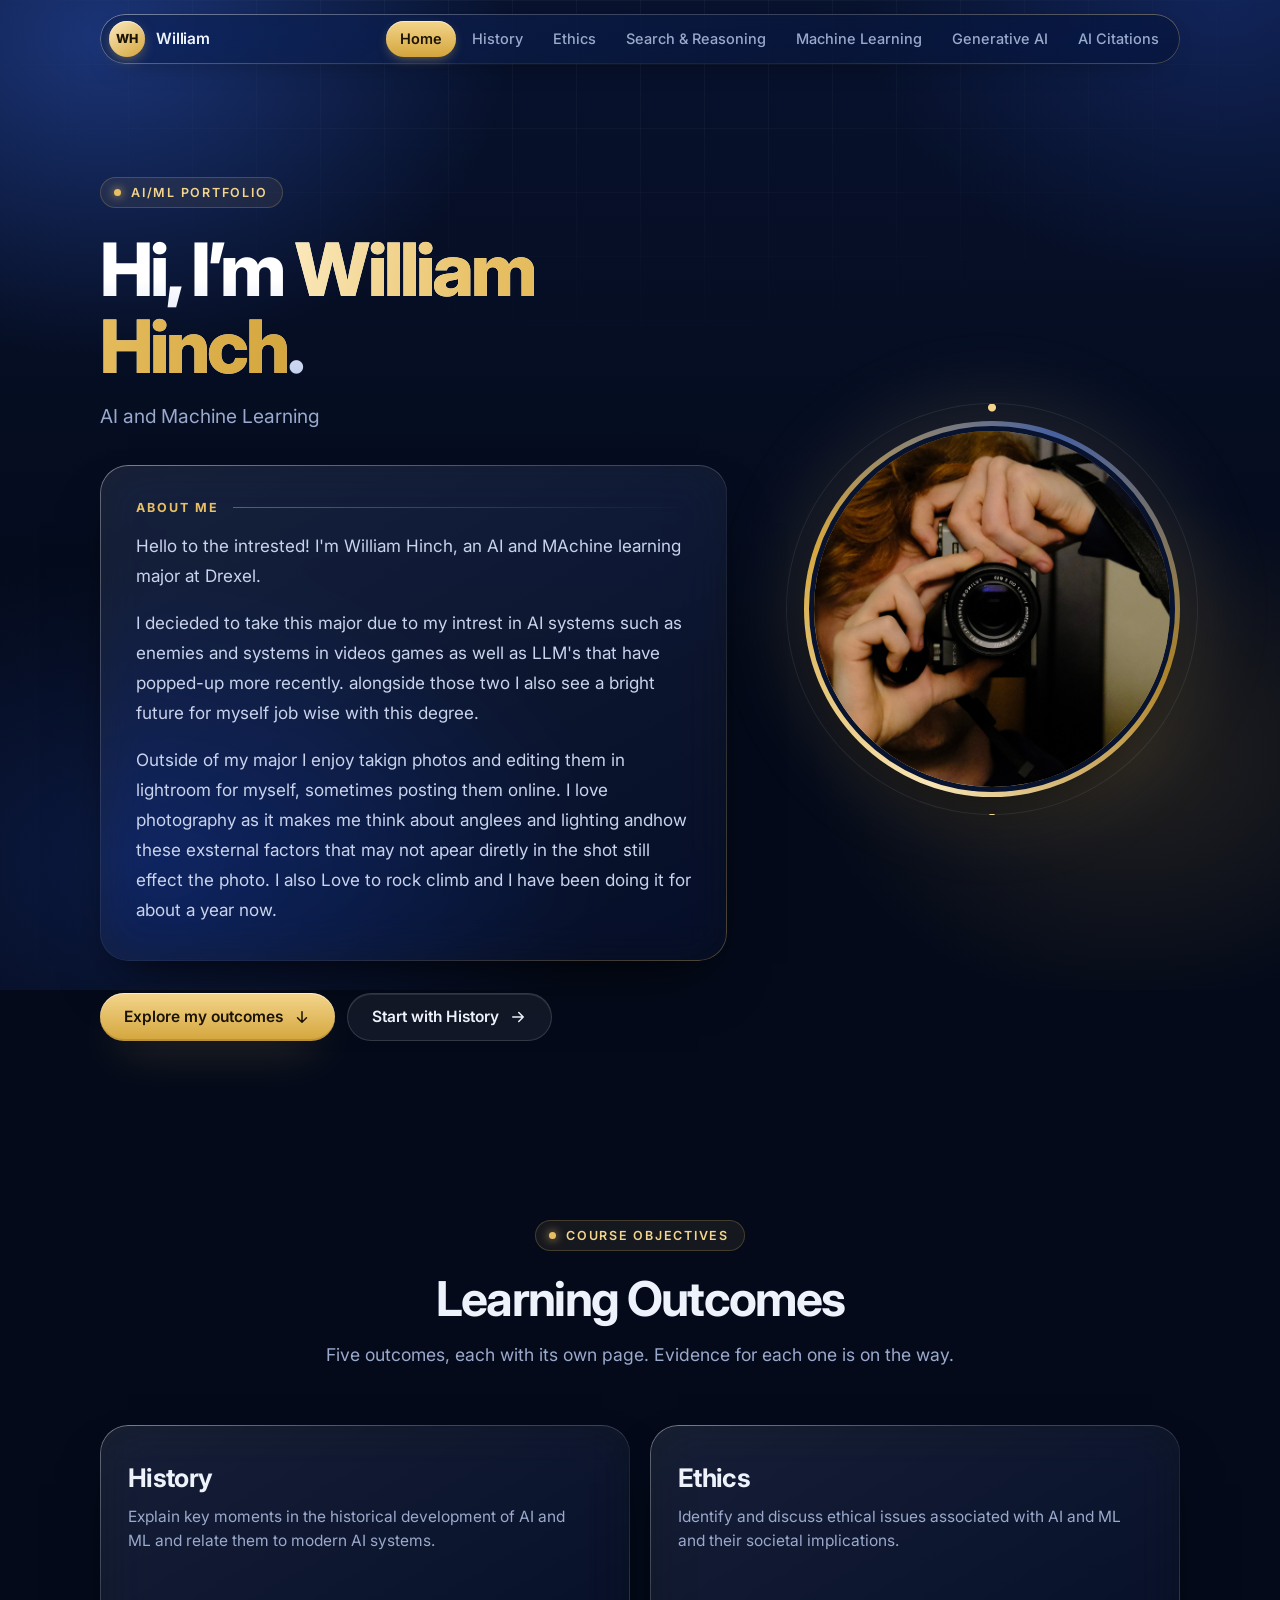
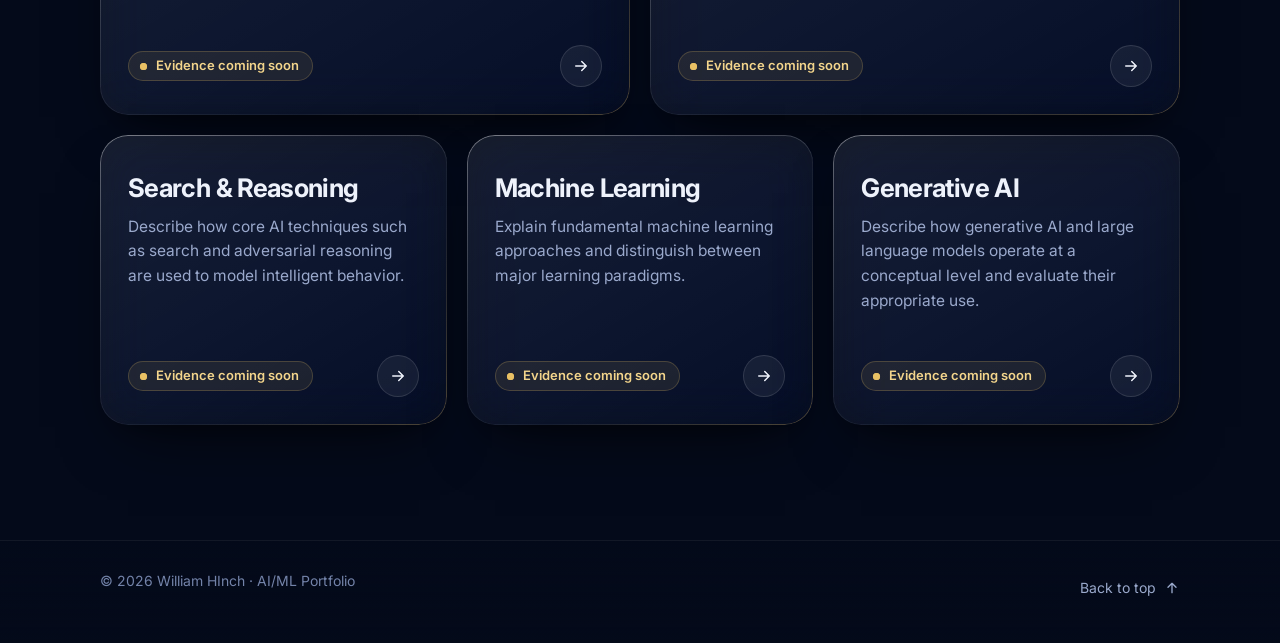
<file: index.html>
<!DOCTYPE html>
<html lang="en">
<head>
  <meta charset="UTF-8">
  <meta name="viewport" content="width=device-width, initial-scale=1">
  <title>William Hinch — AI/ML Portfolio</title>
  <meta name="description" content="AI/ML portfolio: about me and evidence for five course learning outcomes.">
  <meta name="theme-color" content="#040a1a">
  <link rel="icon" href="data:image/svg+xml,%3Csvg xmlns='http://www.w3.org/2000/svg' viewBox='0 0 64 64'%3E%3Cdefs%3E%3ClinearGradient id='g' x1='0' y1='0' x2='1' y2='1'%3E%3Cstop offset='0' stop-color='%23fbe9bd'/%3E%3Cstop offset='1' stop-color='%23d4a53c'/%3E%3C/linearGradient%3E%3C/defs%3E%3Crect width='64' height='64' rx='18' fill='%230c1d45'/%3E%3Ccircle cx='32' cy='32' r='13' fill='url(%23g)'/%3E%3C/svg%3E">
  <link rel="preconnect" href="https://fonts.googleapis.com">
  <link rel="preconnect" href="https://fonts.gstatic.com" crossorigin>
  <link rel="stylesheet" href="https://fonts.googleapis.com/css2?family=Inter:wght@400;500;600;700;800&amp;display=swap">
  <link rel="stylesheet" href="styles.css">
</head>
<body id="top">
  <a class="skip-link" href="#main">Skip to content</a>

  <!-- ✏️ Change "YN" to your initials and "Your Name" to your name (same edit on every page) -->
  <header class="site-header">
    <div class="container">
      <nav class="nav glass" aria-label="Main">
        <a class="brand" href="index.html">
          <span class="brand-mark" aria-hidden="true">WH</span>
          <span class="brand-name">William</span>
        </a>
        <button class="menu-btn" type="button" popovertarget="site-menu" aria-label="Menu">
          <svg class="i-menu" viewBox="0 0 24 24" fill="none" stroke="currentColor" stroke-width="2" stroke-linecap="round" aria-hidden="true"><path d="M4 7h16M4 12h16M4 17h16"/></svg>
          <svg class="i-close" viewBox="0 0 24 24" fill="none" stroke="currentColor" stroke-width="2" stroke-linecap="round" aria-hidden="true"><path d="M6 6l12 12M18 6L6 18"/></svg>
        </button>
        <ul class="nav-links" id="site-menu" popover>
          <li><a href="index.html" aria-current="page">Home</a></li>
          <li><a href="history.html">History</a></li>
          <li><a href="ethics.html">Ethics</a></li>
          <li><a href="search-reasoning.html">Search &amp; Reasoning</a></li>
          <li><a href="machine-learning.html">Machine Learning</a></li>
          <li><a href="generative-ai.html">Generative AI</a></li>
          <li><a href="citations.html">AI Citations</a></li>
        </ul>
      </nav>
    </div>
  </header>

  <main id="main">

    <!-- ===== Hero / About Me ===== -->
    <section class="hero container">
      <div class="hero-text">
        <p class="eyebrow reveal"><span class="dot"></span>AI/ML Portfolio</p>

        <!-- ✏️ Your name and major -->
        <h1 class="hero-title reveal" style="--d: 1">Hi, I&rsquo;m <span class="text-gold">William Hinch</span>.</h1>
        <p class="hero-sub reveal" style="--d: 2">AI and Machine Learning</p>

        <div class="about glass reveal" style="--d: 3">
          <h2 class="about-label">About Me</h2>
          <!-- ✏️ PASTE YOUR ABOUT ME TEXT HERE — one <p>…</p> per paragraph -->
          <p>Hello to the intrested! I'm William Hinch, an AI and MAchine learning major at Drexel.</p>
          <p>I decieded to take this major due to my intrest in AI systems such as enemies and systems in videos games as well as LLM's that have popped-up more recently. alongside those two I also see a bright future for myself job wise with this degree.</p>
          <p>Outside of my major I enjoy takign photos and editing them in lightroom for myself, sometimes posting them online. I love photography as it makes me think about anglees and lighting andhow these exsternal factors that may not apear diretly in the shot still effect the photo. I also Love to rock climb and I have been doing it for about a year now.</p>
        </div>

        <div class="hero-actions reveal" style="--d: 4">
          <a class="btn btn-gold" href="#outcomes">Explore my outcomes <svg viewBox="0 0 24 24" fill="none" stroke="currentColor" stroke-width="2" stroke-linecap="round" stroke-linejoin="round" aria-hidden="true"><path d="M12 5v14M6 13l6 6 6-6"/></svg></a>
          <a class="btn btn-glass" href="history.html">Start with History <svg viewBox="0 0 24 24" fill="none" stroke="currentColor" stroke-width="2" stroke-linecap="round" stroke-linejoin="round" aria-hidden="true"><path d="M5 12h14M13 6l6 6-6 6"/></svg></a>
        </div>
      </div>

      <div class="hero-media reveal" style="--d: 2">
        <!-- ✏️ PHOTO: put your image in the images/ folder and change src below (e.g. images/me.jpg) -->
        <figure class="avatar">
          <img src="images/Photo_of_me.jpeg" alt="Portrait of Your Name" width="400" height="400">
        </figure>
      </div>
    </section>

    <!-- ===== Outcome cards ===== -->
    <section class="section container" id="outcomes" aria-labelledby="outcomes-title">
      <div class="section-head">
        <p class="eyebrow"><span class="dot"></span>Course Objectives</p>
        <h2 class="section-title" id="outcomes-title">Learning Outcomes</h2>
        <p class="section-sub">Five outcomes, each with its own page. Evidence for each one is on the way.</p>
      </div>

      <div class="card-grid">
        <a class="card glass reveal reveal-on-scroll" href="history.html" style="--d: 5">
          
         
          <h3 class="card-title">History</h3>
          <p class="card-text">Explain key moments in the historical development of AI and ML and relate them to modern AI systems.</p>
          <span class="card-foot">
            <span class="status"><span class="status-dot"></span>Evidence coming soon</span>
            <span class="icon-circle" aria-hidden="true"><svg viewBox="0 0 24 24" fill="none" stroke="currentColor" stroke-width="2" stroke-linecap="round" stroke-linejoin="round" aria-hidden="true"><path d="M5 12h14M13 6l6 6-6 6"/></svg></span>
          </span>
        </a>

        <a class="card glass reveal reveal-on-scroll" href="ethics.html" style="--d: 6">
          
         
          <h3 class="card-title">Ethics</h3>
          <p class="card-text">Identify and discuss ethical issues associated with AI and ML and their societal implications.</p>
          <span class="card-foot">
            <span class="status"><span class="status-dot"></span>Evidence coming soon</span>
            <span class="icon-circle" aria-hidden="true"><svg viewBox="0 0 24 24" fill="none" stroke="currentColor" stroke-width="2" stroke-linecap="round" stroke-linejoin="round" aria-hidden="true"><path d="M5 12h14M13 6l6 6-6 6"/></svg></span>
          </span>
        </a>

        <a class="card glass reveal reveal-on-scroll" href="search-reasoning.html" style="--d: 7">
         
          <h3 class="card-title">Search &amp; Reasoning</h3>
          <p class="card-text">Describe how core AI techniques such as search and adversarial reasoning are used to model intelligent behavior.</p>
          <span class="card-foot">
            <span class="status"><span class="status-dot"></span>Evidence coming soon</span>
            <span class="icon-circle" aria-hidden="true"><svg viewBox="0 0 24 24" fill="none" stroke="currentColor" stroke-width="2" stroke-linecap="round" stroke-linejoin="round" aria-hidden="true"><path d="M5 12h14M13 6l6 6-6 6"/></svg></span>
          </span>
        </a>

        <a class="card glass reveal reveal-on-scroll" href="machine-learning.html" style="--d: 8">
          
          <h3 class="card-title">Machine Learning</h3>
          <p class="card-text">Explain fundamental machine learning approaches and distinguish between major learning paradigms.</p>
          <span class="card-foot">
            <span class="status"><span class="status-dot"></span>Evidence coming soon</span>
            <span class="icon-circle" aria-hidden="true"><svg viewBox="0 0 24 24" fill="none" stroke="currentColor" stroke-width="2" stroke-linecap="round" stroke-linejoin="round" aria-hidden="true"><path d="M5 12h14M13 6l6 6-6 6"/></svg></span>
          </span>
        </a>

        <a class="card glass reveal reveal-on-scroll" href="generative-ai.html" style="--d: 9">
          
          <h3 class="card-title">Generative AI</h3>
          <p class="card-text">Describe how generative AI and large language models operate at a conceptual level and evaluate their appropriate use.</p>
          <span class="card-foot">
            <span class="status"><span class="status-dot"></span>Evidence coming soon</span>
            <span class="icon-circle" aria-hidden="true"><svg viewBox="0 0 24 24" fill="none" stroke="currentColor" stroke-width="2" stroke-linecap="round" stroke-linejoin="round" aria-hidden="true"><path d="M5 12h14M13 6l6 6-6 6"/></svg></span>
          </span>
        </a>
      </div>
    </section>

  </main>

  <footer class="site-footer">
    <div class="container footer-inner">
      <p>&copy; 2026 William HInch &middot; AI/ML Portfolio</p>
      <a class="to-top" href="#top">Back to top <svg viewBox="0 0 24 24" fill="none" stroke="currentColor" stroke-width="2" stroke-linecap="round" stroke-linejoin="round" aria-hidden="true"><path d="M12 19V5M6 11l6-6 6 6"/></svg></a>
    </div>
  </footer>
</body>
</html>
</file>
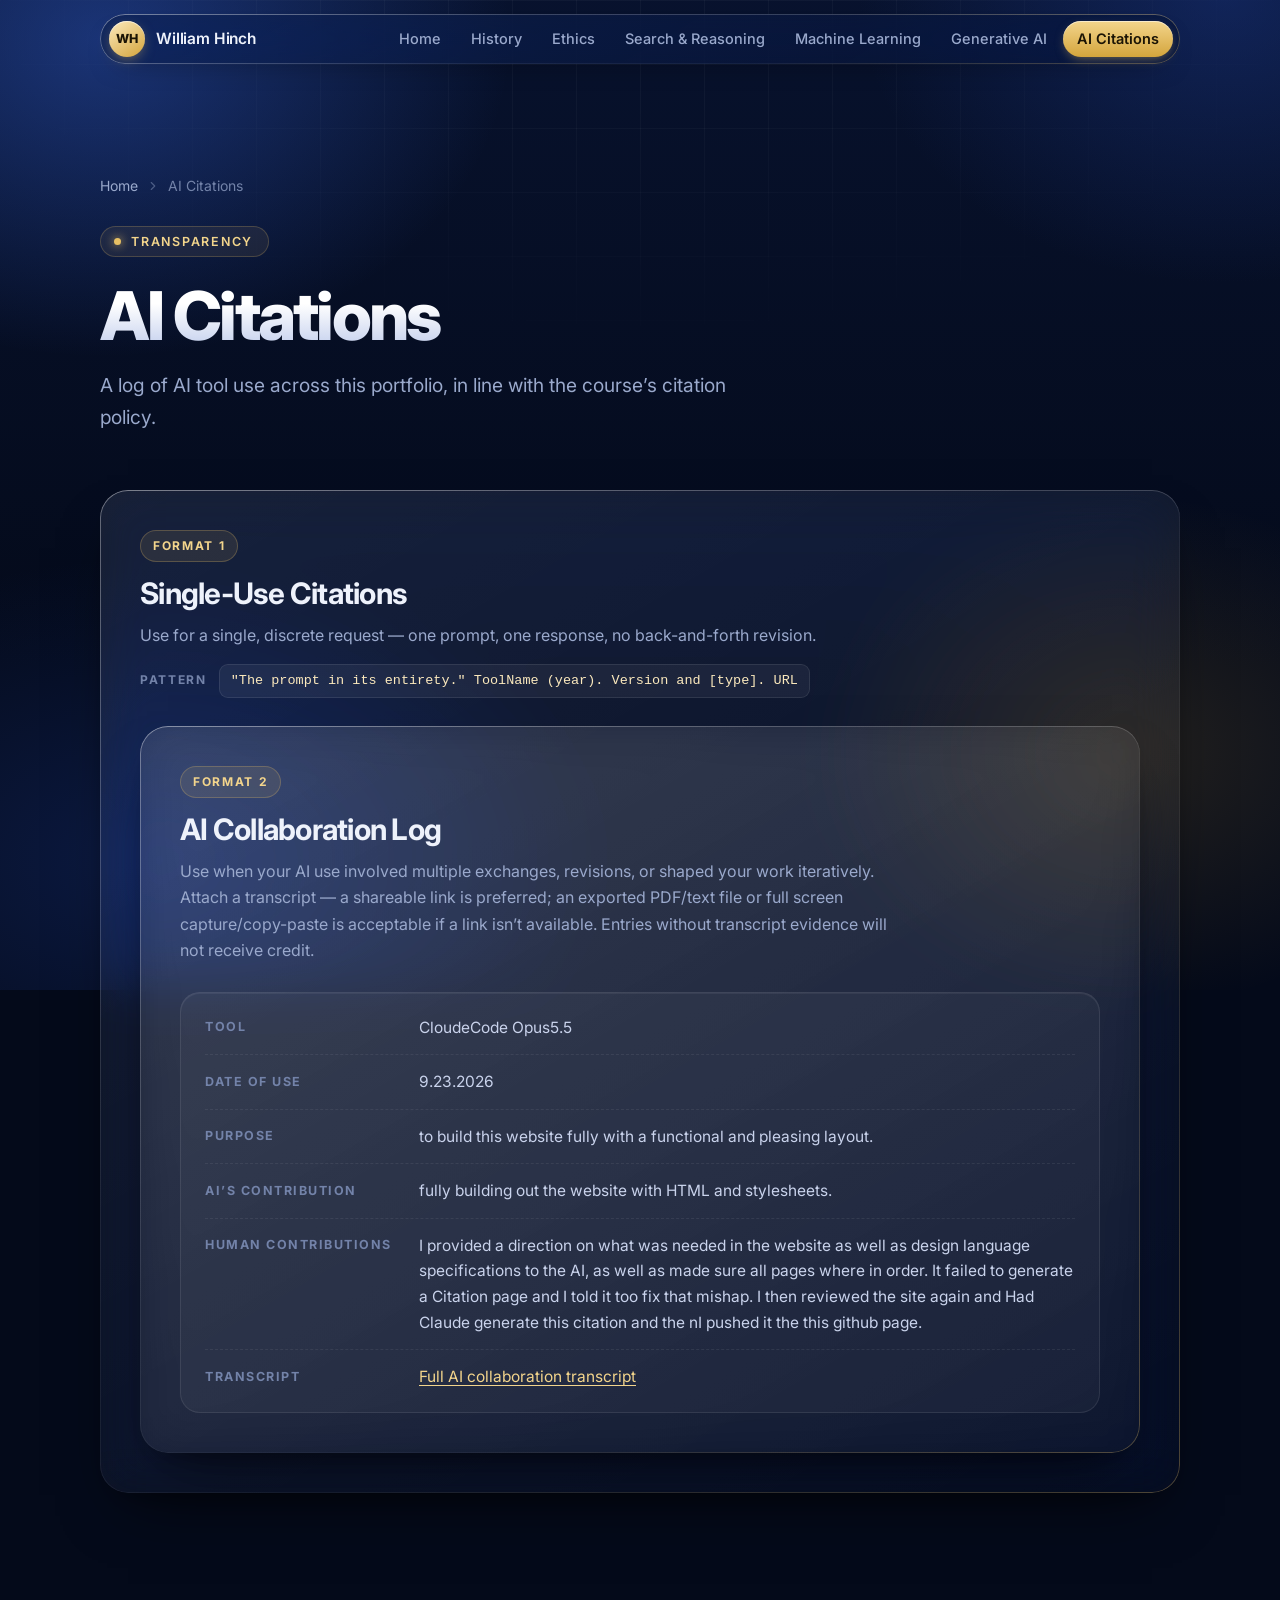
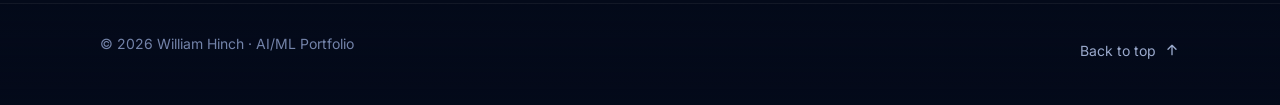
<file: citations.html>
<!DOCTYPE html>
<html lang="en">
<head>
  <meta charset="UTF-8">
  <meta name="viewport" content="width=device-width, initial-scale=1">
  <title>AI Citations — William Hinch · AI/ML Portfolio</title>
  <meta name="description" content="A log of AI tool use across this portfolio, in line with the course's citation policy.">
  <meta name="theme-color" content="#040a1a">
  <link rel="icon" href="data:image/svg+xml,%3Csvg xmlns='http://www.w3.org/2000/svg' viewBox='0 0 64 64'%3E%3Cdefs%3E%3ClinearGradient id='g' x1='0' y1='0' x2='1' y2='1'%3E%3Cstop offset='0' stop-color='%23fbe9bd'/%3E%3Cstop offset='1' stop-color='%23d4a53c'/%3E%3C/linearGradient%3E%3C/defs%3E%3Crect width='64' height='64' rx='18' fill='%230c1d45'/%3E%3Ccircle cx='32' cy='32' r='13' fill='url(%23g)'/%3E%3C/svg%3E">
  <link rel="preconnect" href="https://fonts.googleapis.com">
  <link rel="preconnect" href="https://fonts.gstatic.com" crossorigin>
  <link rel="stylesheet" href="https://fonts.googleapis.com/css2?family=Inter:wght@400;500;600;700;800&amp;display=swap">
  <link rel="stylesheet" href="styles.css">
</head>
<body id="top">
  <a class="skip-link" href="#main">Skip to content</a>

  <!-- ✏️ Change "YN" to your initials and "Your Name" to your name (same edit on every page) -->
  <header class="site-header">
    <div class="container">
      <nav class="nav glass" aria-label="Main">
        <a class="brand" href="index.html">
          <span class="brand-mark" aria-hidden="true">WH</span>
          <span class="brand-name">William Hinch</span>
        </a>
        <button class="menu-btn" type="button" popovertarget="site-menu" aria-label="Menu">
          <svg class="i-menu" viewBox="0 0 24 24" fill="none" stroke="currentColor" stroke-width="2" stroke-linecap="round" aria-hidden="true"><path d="M4 7h16M4 12h16M4 17h16"/></svg>
          <svg class="i-close" viewBox="0 0 24 24" fill="none" stroke="currentColor" stroke-width="2" stroke-linecap="round" aria-hidden="true"><path d="M6 6l12 12M18 6L6 18"/></svg>
        </button>
        <ul class="nav-links" id="site-menu" popover>
          <li><a href="index.html">Home</a></li>
          <li><a href="history.html">History</a></li>
          <li><a href="ethics.html">Ethics</a></li>
          <li><a href="search-reasoning.html">Search &amp; Reasoning</a></li>
          <li><a href="machine-learning.html">Machine Learning</a></li>
          <li><a href="generative-ai.html">Generative AI</a></li>
          <li><a href="citations.html" aria-current="page">AI Citations</a></li>
        </ul>
      </nav>
    </div>
  </header>

  <main id="main">

    <section class="page-hero container">
      <ol class="breadcrumb reveal" aria-label="Breadcrumb">
        <li><a href="index.html">Home</a><svg viewBox="0 0 24 24" fill="none" stroke="currentColor" stroke-width="2" stroke-linecap="round" stroke-linejoin="round" aria-hidden="true"><path d="M9 6l6 6-6 6"/></svg></li>
        <li aria-current="page">AI Citations</li>
      </ol>

      <p class="eyebrow reveal" style="--d: 1"><span class="dot"></span>Transparency</p>

      <h1 class="page-title reveal" style="--d: 2">AI Citations</h1>
      <p class="page-lead reveal" style="--d: 3">A log of AI tool use across this portfolio, in line with the course&rsquo;s citation policy.</p>
    </section>

    <div class="container panel-stack">
      
      <!-- ===== Format 1: single-use citations ===== -->
      <section class="panel glass reveal reveal-on-scroll" aria-labelledby="single-title">
        <div class="panel-head">
          <span class="format-tag">Format 1</span>
          <h2 class="panel-title" id="single-title">Single-Use Citations</h2>
          <p class="panel-sub">Use for a single, discrete request &mdash; one prompt, one response, no back-and-forth revision.</p>
          <p class="pattern">
            <span class="pattern-label">Pattern</span>
            <code>"The prompt in its entirety." ToolName (year). Version and [type]. URL</code>
          </p>
        </div>

        <!-- ✏️ ADD A CITATION: copy this whole <article>…</article> block and paste it right below -->
      <!--  <article class="entry">
          <dl class="entry-fields">
            <div>
              <dt>Citation</dt>
              <dd>[&ldquo;Full prompt text.&rdquo; ToolName. (Year). Version [type]. URL]</dd>
            </div>
            <div>
              <dt>Related Outcome(s)</dt>
              <dd>[e.g. Outcome 5]</dd>
            </div>
          </dl>
        </article>
      </section>
      -->
        
      <!-- ===== Format 2: collaboration log ===== -->
      <section class="panel glass reveal reveal-on-scroll" aria-labelledby="log-title">
        <div class="panel-head">
          <span class="format-tag">Format 2</span>
          <h2 class="panel-title" id="log-title">AI Collaboration Log</h2>
          <p class="panel-sub">
            Use when your AI use involved multiple exchanges, revisions, or shaped your work iteratively. Attach a
            transcript &mdash; a shareable link is preferred; an exported PDF/text file or full screen capture/copy-paste
            is acceptable if a link isn&rsquo;t available. Entries without transcript evidence will not receive credit.
          </p>
        </div>

        <!-- ✏️ ADD A SESSION: copy this whole <article>…</article> block and paste it right below.
             For a transcript link, use <a href="https://…">View transcript</a> -->
        <article class="entry">
          <dl class="entry-fields">
            <div>
              <dt>Tool</dt>
              <dd>CloudeCode Opus5.5</dd>
            </div>
            <div>
              <dt>Date of use</dt>
              <dd>9.23.2026</dd>
            </div>
            <div>
              <dt>Purpose</dt>
              <dd>to build this website fully with a functional and pleasing layout.</dd>
            </div>
            <div>
              <dt>AI&rsquo;s contribution</dt>
              <dd>fully building out the website with HTML and stylesheets.</dd>
            </div>
            <div>
              <dt>Human contributions</dt>
              <dd>I provided a direction on what was needed in the website as well as design language specifications to the AI, as well as made sure all pages where in order. It failed to generate a Citation page and I told it too fix that mishap. I then reviewed the site again and Had Claude generate this citation and the nI pushed it the this github page.</dd>
            </div>
            <div>
              <dt>Transcript</dt>
              <dd><a href="transcript.html">Full AI collaboration transcript</a></dd>
            </div>
          </dl>
        </article>
      </section>

    </div>

  </main>

  <footer class="site-footer">
    <div class="container footer-inner">
      <p>&copy; 2026 William Hinch &middot; AI/ML Portfolio</p>
      <a class="to-top" href="#top">Back to top <svg viewBox="0 0 24 24" fill="none" stroke="currentColor" stroke-width="2" stroke-linecap="round" stroke-linejoin="round" aria-hidden="true"><path d="M12 19V5M6 11l6-6 6 6"/></svg></a>
    </div>
  </footer>
</body>
</html>
</file>
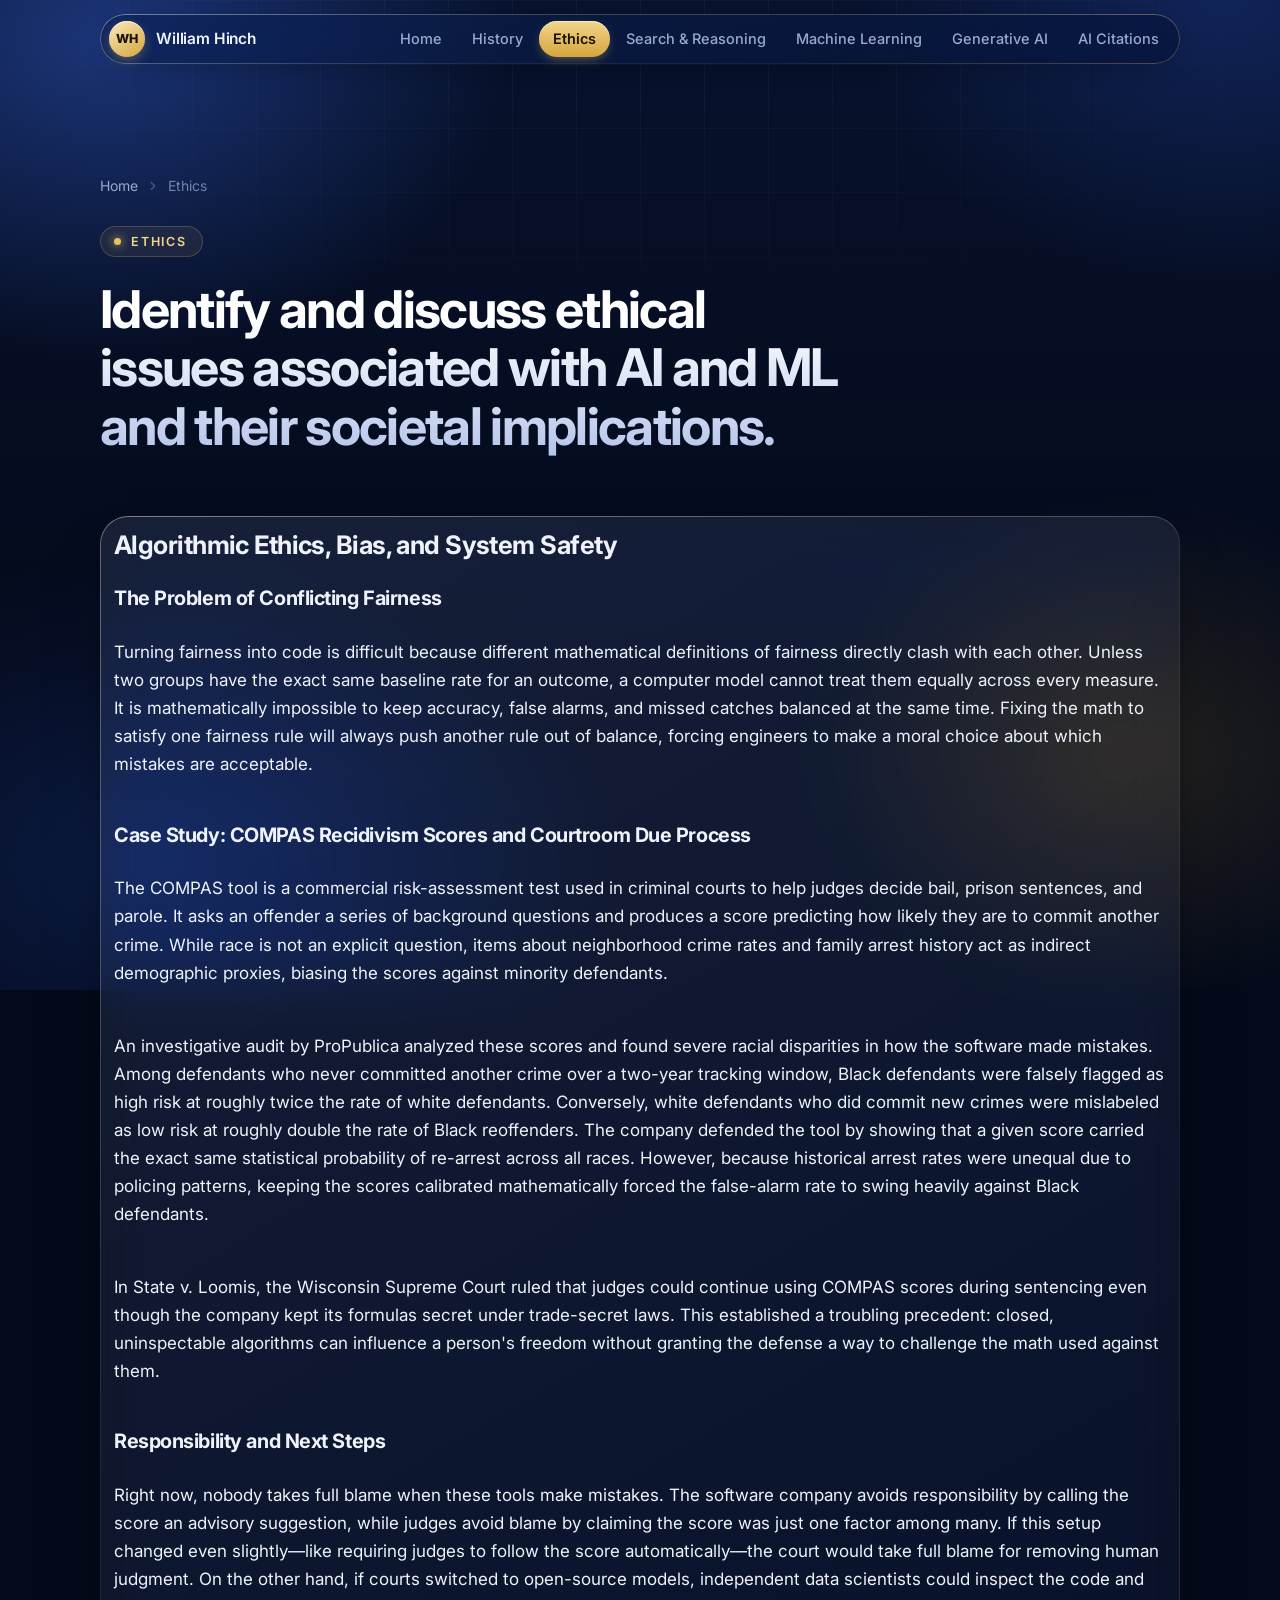
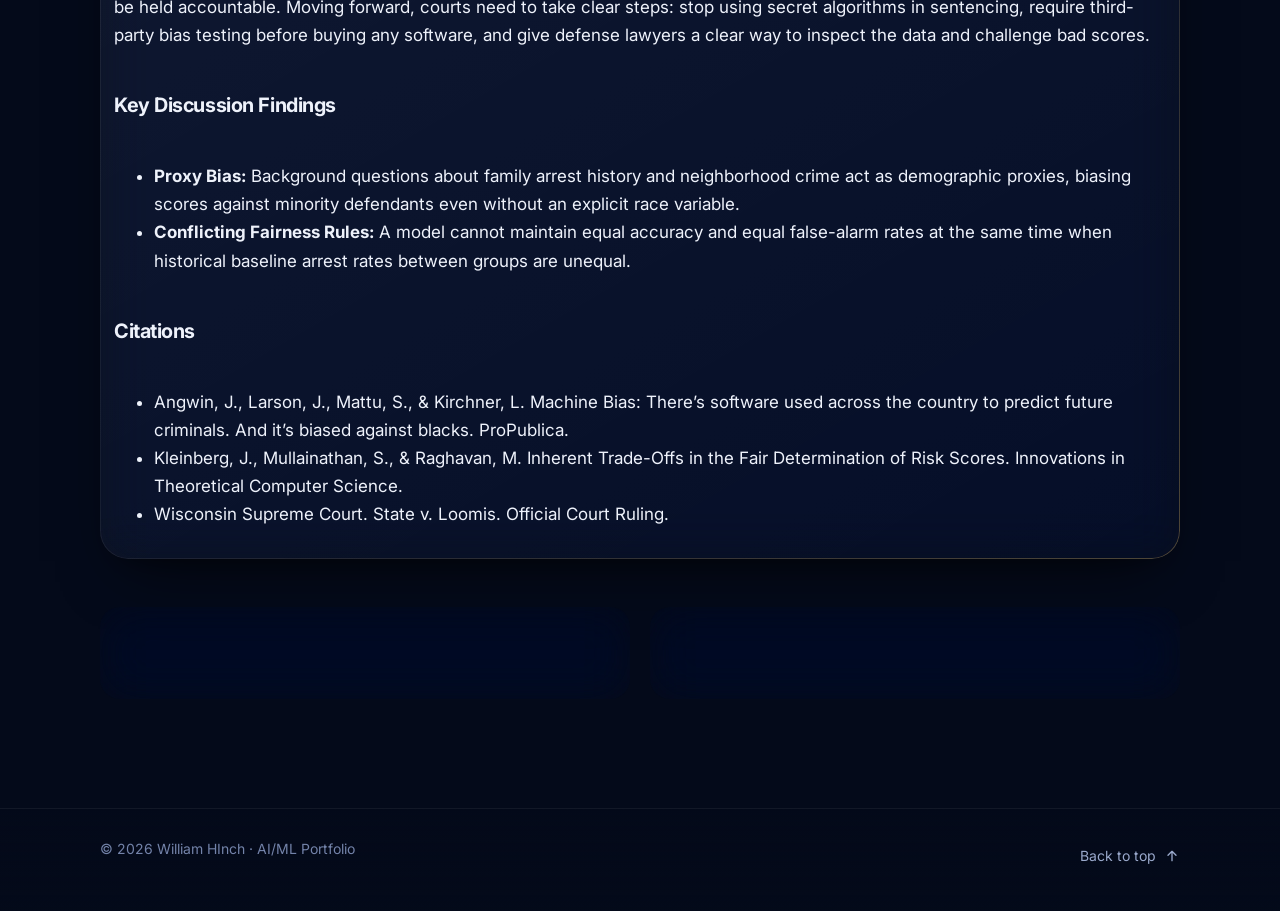
<file: ethics.html>
<!DOCTYPE html>
<html lang="en">
<head>
  <meta charset="UTF-8">
  <meta name="viewport" content="width=device-width, initial-scale=1">
  <title>Ethics — William Hinch · AI/ML Portfolio</title>
  <meta name="description" content="Outcome 2: Identify and discuss ethical issues associated with AI and ML and their societal implications.">
  <meta name="theme-color" content="#040a1a">
  <link rel="icon" href="data:image/svg+xml,%3Csvg xmlns='http://www.w3.org/2000/svg' viewBox='0 0 64 64'%3E%3Cdefs%3E%3ClinearGradient id='g' x1='0' y1='0' x2='1' y2='1'%3E%3Cstop offset='0' stop-color='%23fbe9bd'/%3E%3Cstop offset='1' stop-color='%23d4a53c'/%3E%3C/linearGradient%3E%3C/defs%3E%3Crect width='64' height='64' rx='18' fill='%230c1d45'/%3E%3Ccircle cx='32' cy='32' r='13' fill='url(%23g)'/%3E%3C/svg%3E">
  <link rel="preconnect" href="https://fonts.googleapis.com">
  <link rel="preconnect" href="https://fonts.gstatic.com" crossorigin>
  <link rel="stylesheet" href="https://fonts.googleapis.com/css2?family=Inter:wght@400;500;600;700;800&amp;display=swap">
  <link rel="stylesheet" href="styles.css">
</head>
<body id="top">
  <a class="skip-link" href="#main">Skip to content</a>

  <!-- ✏️ Change "YN" to your initials and "Your Name" to your name (same edit on every page) -->
  <header class="site-header">
    <div class="container">
      <nav class="nav glass" aria-label="Main">
        <a class="brand" href="index.html">
          <span class="brand-mark" aria-hidden="true">WH</span>
          <span class="brand-name">William Hinch</span>
        </a>
        <button class="menu-btn" type="button" popovertarget="site-menu" aria-label="Menu">
          <svg class="i-menu" viewBox="0 0 24 24" fill="none" stroke="currentColor" stroke-width="2" stroke-linecap="round" aria-hidden="true"><path d="M4 7h16M4 12h16M4 17h16"/></svg>
          <svg class="i-close" viewBox="0 0 24 24" fill="none" stroke="currentColor" stroke-width="2" stroke-linecap="round" aria-hidden="true"><path d="M6 6l12 12M18 6L6 18"/></svg>
        </button>
        <ul class="nav-links" id="site-menu" popover>
          <li><a href="index.html">Home</a></li>
          <li><a href="history.html">History</a></li>
          <li><a href="ethics.html" aria-current="page">Ethics</a></li>
          <li><a href="search-reasoning.html">Search &amp; Reasoning</a></li>
          <li><a href="machine-learning.html">Machine Learning</a></li>
          <li><a href="generative-ai.html">Generative AI</a></li>
          <li><a href="citations.html">AI Citations</a></li>
        </ul>
      </nav>
    </div>
  </header>

  <main id="main">

    <section class="page-hero container">
      <ol class="breadcrumb reveal" aria-label="Breadcrumb">
        <li><a href="index.html">Home</a><svg viewBox="0 0 24 24" fill="none" stroke="currentColor" stroke-width="2" stroke-linecap="round" stroke-linejoin="round" aria-hidden="true"><path d="M9 6l6 6-6 6"/></svg></li>
        <li aria-current="page">Ethics</li>
      </ol>

      <p class="eyebrow reveal" style="--d: 1"><span class="dot"></span>Ethics</p>

      <h1 class="outcome-title reveal" style="--d: 2">Identify and discuss ethical issues associated with AI and ML and their societal implications.</h1>
    </section>

    <section class="container" aria-labelledby="evidence-title">
      <!-- ✏️ EVIDENCE: replace the contents of this panel when your evidence is ready -->
      <div class="evidence glass reveal" style="--d: 3">
        <h2>Algorithmic Ethics, Bias, and System Safety</h2> <br>
        <h3> The Problem of Conflicting Fairness </h3> <br>
        <p>Turning fairness into code is difficult because different mathematical definitions of fairness directly clash with each other. Unless two groups have the exact same baseline rate for an outcome, a computer model cannot treat them equally across every measure. It is mathematically impossible to keep accuracy, false alarms, and missed catches balanced at the same time. Fixing the math to satisfy one fairness rule will always push another rule out of balance, forcing engineers to make a moral choice about which mistakes are acceptable.</p>
        <br>
        <h3> Case Study: COMPAS Recidivism Scores and Courtroom Due Process </h3> <br>
        <p>The COMPAS tool is a commercial risk-assessment test used in criminal courts to help judges decide bail, prison sentences, and parole. It asks an offender a series of background questions and produces a score predicting how likely they are to commit another crime. While race is not an explicit question, items about neighborhood crime rates and family arrest history act as indirect demographic proxies, biasing the scores against minority defendants.</p>
        <br>
        <p>An investigative audit by ProPublica analyzed these scores and found severe racial disparities in how the software made mistakes. Among defendants who never committed another crime over a two-year tracking window, Black defendants were falsely flagged as high risk at roughly twice the rate of white defendants. Conversely, white defendants who did commit new crimes were mislabeled as low risk at roughly double the rate of Black reoffenders. The company defended the tool by showing that a given score carried the exact same statistical probability of re-arrest across all races. However, because historical arrest rates were unequal due to policing patterns, keeping the scores calibrated mathematically forced the false-alarm rate to swing heavily against Black defendants.</p>
        <br>
        <p>In State v. Loomis, the Wisconsin Supreme Court ruled that judges could continue using COMPAS scores during sentencing even though the company kept its formulas secret under trade-secret laws. This established a troubling precedent: closed, uninspectable algorithms can influence a person's freedom without granting the defense a way to challenge the math used against them.</p>
        <br>
        <h3> Responsibility and Next Steps </h3> <br>
        <p>Right now, nobody takes full blame when these tools make mistakes. The software company avoids responsibility by calling the score an advisory suggestion, while judges avoid blame by claiming the score was just one factor among many. If this setup changed even slightly—like requiring judges to follow the score automatically—the court would take full blame for removing human judgment. On the other hand, if courts switched to open-source models, independent data scientists could inspect the code and be held accountable. Moving forward, courts need to take clear steps: stop using secret algorithms in sentencing, require third-party bias testing before buying any software, and give defense lawyers a clear way to inspect the data and challenge bad scores.</p>
        <br>
        <h3> Key Discussion Findings </h3> <br>
        <ul>
          <li><strong>Proxy Bias:</strong> Background questions about family arrest history and neighborhood crime act as demographic proxies, biasing scores against minority defendants even without an explicit race variable.</li>
          <li><strong>Conflicting Fairness Rules:</strong> A model cannot maintain equal accuracy and equal false-alarm rates at the same time when historical baseline arrest rates between groups are unequal.</li>
       </ul>
        <br> <h3>Citations</h3><br>
        <ul>
          <li>Angwin, J., Larson, J., Mattu, S., &amp; Kirchner, L. Machine Bias: There’s software used across the country to predict future criminals. And it’s biased against blacks. ProPublica.</li>
          <li>Kleinberg, J., Mullainathan, S., &amp; Raghavan, M. Inherent Trade-Offs in the Fair Determination of Risk Scores. Innovations in Theoretical Computer Science.</li>
          <li>Wisconsin Supreme Court. State v. Loomis. Official Court Ruling.</li>
        </ul>
      </div>
    </section>

    <nav class="pager container" aria-label="Outcome pages">
      <a class="pager-link prev glass reveal" style="--d: 4" href="history.html">
        <span class="icon-circle" aria-hidden="true"><svg viewBox="0 0 24 24" fill="none" stroke="currentColor" stroke-width="2" stroke-linecap="round" stroke-linejoin="round" aria-hidden="true"><path d="M19 12H5M11 6l-6 6 6 6"/></svg></span>
        <span class="pager-meta">
          <span class="pager-dir">Previous outcome</span>
          <span class="pager-name">History</span>
        </span>
      </a>
      <a class="pager-link next glass reveal" style="--d: 5" href="search-reasoning.html">
        <span class="pager-meta">
          <span class="pager-dir">Next outcome</span>
          <span class="pager-name">Search &amp; Reasoning</span>
        </span>
        <span class="icon-circle" aria-hidden="true"><svg viewBox="0 0 24 24" fill="none" stroke="currentColor" stroke-width="2" stroke-linecap="round" stroke-linejoin="round" aria-hidden="true"><path d="M5 12h14M13 6l6 6-6 6"/></svg></span>
      </a>
    </nav>

  </main>

  <footer class="site-footer">
    <div class="container footer-inner">
      <p>&copy; 2026 William HInch &middot; AI/ML Portfolio</p>
      <a class="to-top" href="#top">Back to top <svg viewBox="0 0 24 24" fill="none" stroke="currentColor" stroke-width="2" stroke-linecap="round" stroke-linejoin="round" aria-hidden="true"><path d="M12 19V5M6 11l6-6 6 6"/></svg></a>
    </div>
  </footer>
</body>
</html>
</file>
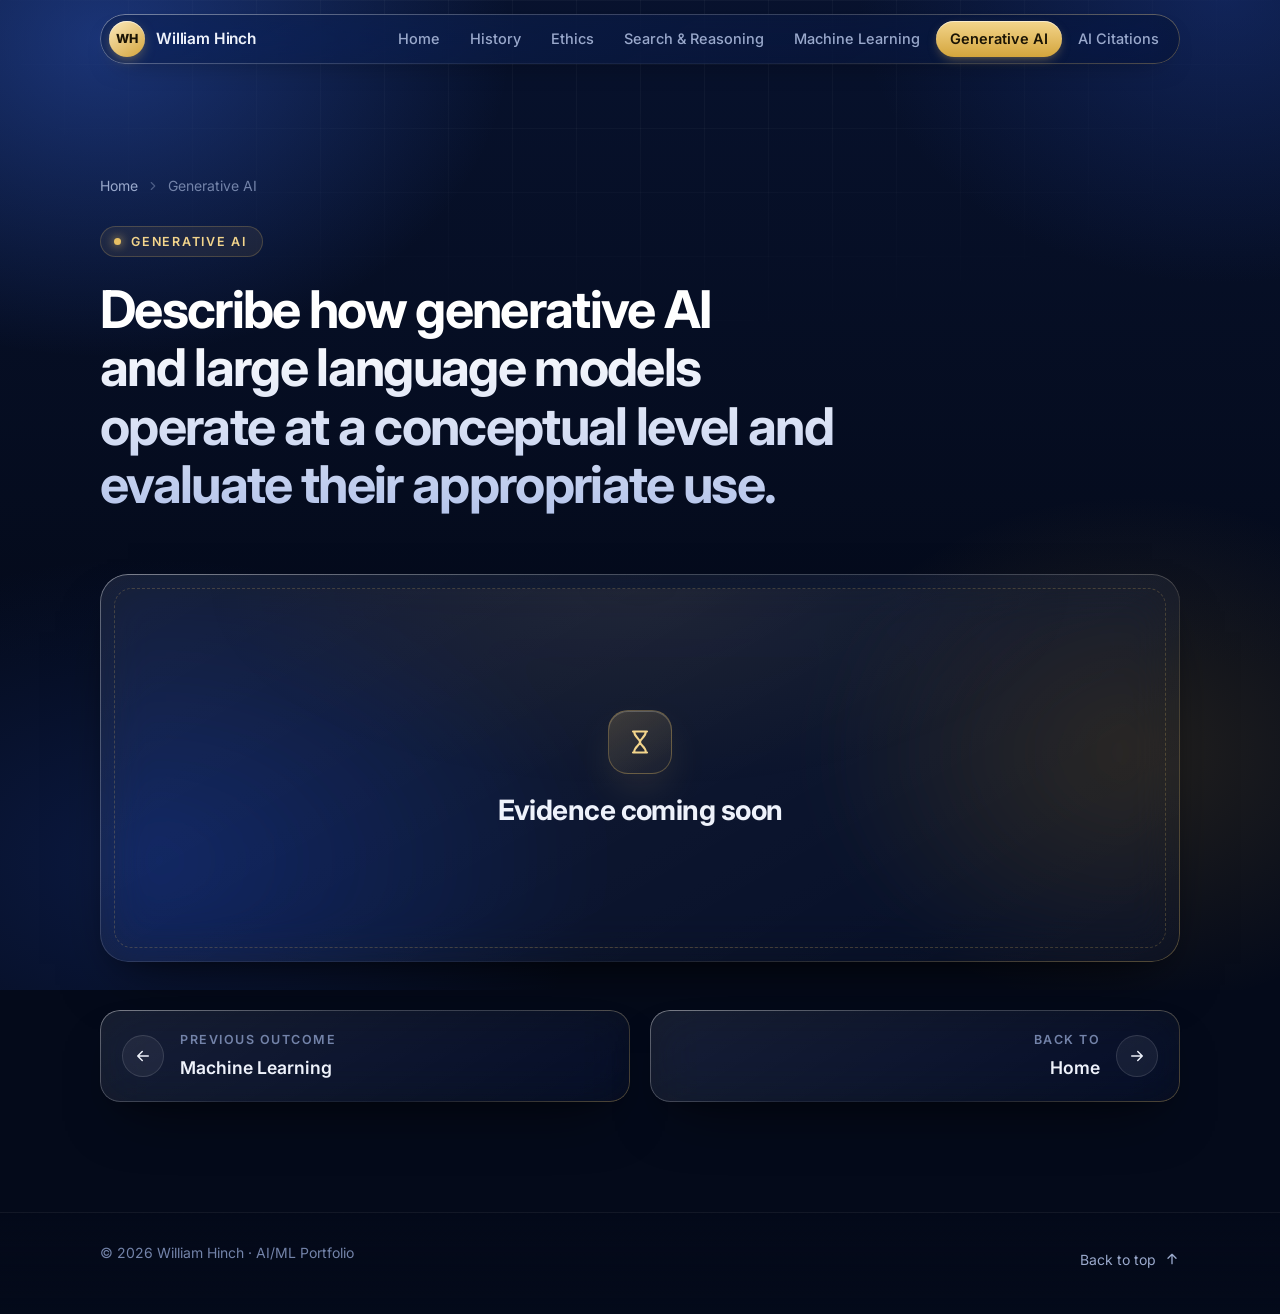
<file: generative-ai.html>
<!DOCTYPE html>
<html lang="en">
<head>
  <meta charset="UTF-8">
  <meta name="viewport" content="width=device-width, initial-scale=1">
  <title>Generative AI — William Hinch · AI/ML Portfolio</title>
  <meta name="description" content="Outcome 5: Describe how generative AI and large language models operate at a conceptual level and evaluate their appropriate use.">
  <meta name="theme-color" content="#040a1a">
  <link rel="icon" href="data:image/svg+xml,%3Csvg xmlns='http://www.w3.org/2000/svg' viewBox='0 0 64 64'%3E%3Cdefs%3E%3ClinearGradient id='g' x1='0' y1='0' x2='1' y2='1'%3E%3Cstop offset='0' stop-color='%23fbe9bd'/%3E%3Cstop offset='1' stop-color='%23d4a53c'/%3E%3C/linearGradient%3E%3C/defs%3E%3Crect width='64' height='64' rx='18' fill='%230c1d45'/%3E%3Ccircle cx='32' cy='32' r='13' fill='url(%23g)'/%3E%3C/svg%3E">
  <link rel="preconnect" href="https://fonts.googleapis.com">
  <link rel="preconnect" href="https://fonts.gstatic.com" crossorigin>
  <link rel="stylesheet" href="https://fonts.googleapis.com/css2?family=Inter:wght@400;500;600;700;800&amp;display=swap">
  <link rel="stylesheet" href="styles.css">
</head>
<body id="top">
  <a class="skip-link" href="#main">Skip to content</a>

  <!-- ✏️ Change "YN" to your initials and "Your Name" to your name (same edit on every page) -->
  <header class="site-header">
    <div class="container">
      <nav class="nav glass" aria-label="Main">
        <a class="brand" href="index.html">
          <span class="brand-mark" aria-hidden="true">WH</span>
          <span class="brand-name">William Hinch</span>
        </a>
        <button class="menu-btn" type="button" popovertarget="site-menu" aria-label="Menu">
          <svg class="i-menu" viewBox="0 0 24 24" fill="none" stroke="currentColor" stroke-width="2" stroke-linecap="round" aria-hidden="true"><path d="M4 7h16M4 12h16M4 17h16"/></svg>
          <svg class="i-close" viewBox="0 0 24 24" fill="none" stroke="currentColor" stroke-width="2" stroke-linecap="round" aria-hidden="true"><path d="M6 6l12 12M18 6L6 18"/></svg>
        </button>
        <ul class="nav-links" id="site-menu" popover>
          <li><a href="index.html">Home</a></li>
          <li><a href="history.html">History</a></li>
          <li><a href="ethics.html">Ethics</a></li>
          <li><a href="search-reasoning.html">Search &amp; Reasoning</a></li>
          <li><a href="machine-learning.html">Machine Learning</a></li>
          <li><a href="generative-ai.html" aria-current="page">Generative AI</a></li>
          <li><a href="citations.html">AI Citations</a></li>
        </ul>
      </nav>
    </div>
  </header>

  <main id="main">

    <section class="page-hero container">
      <ol class="breadcrumb reveal" aria-label="Breadcrumb">
        <li><a href="index.html">Home</a><svg viewBox="0 0 24 24" fill="none" stroke="currentColor" stroke-width="2" stroke-linecap="round" stroke-linejoin="round" aria-hidden="true"><path d="M9 6l6 6-6 6"/></svg></li>
        <li aria-current="page">Generative AI</li>
      </ol>

     <p class="eyebrow reveal" style="--d: 1"><span class="dot"></span>Generative AI</p>

      <h1 class="outcome-title reveal" style="--d: 2">Describe how generative AI and large language models operate at a conceptual level and evaluate their appropriate use.</h1>
    </section>

    <section class="container" aria-labelledby="evidence-title">
      <!-- ✏️ EVIDENCE: replace the contents of this panel when your evidence is ready -->
      <div class="evidence glass reveal" style="--d: 3">
        <div class="evidence-inner">
          <span class="evidence-icon"><svg viewBox="0 0 24 24" fill="none" stroke="currentColor" stroke-width="1.8" stroke-linecap="round" stroke-linejoin="round" aria-hidden="true"><path d="M6 3h12M6 21h12M7 3c0 5 5 6 5 9s-5 4-5 9M17 3c0 5-5 6-5 9s5 4 5 9"/></svg></span>
          <h2 class="evidence-title" id="evidence-title">Evidence coming soon</h2>
        </div>
      </div>
    </section>

    <nav class="pager container" aria-label="Outcome pages">
      <a class="pager-link prev glass reveal" style="--d: 4" href="machine-learning.html">
        <span class="icon-circle" aria-hidden="true"><svg viewBox="0 0 24 24" fill="none" stroke="currentColor" stroke-width="2" stroke-linecap="round" stroke-linejoin="round" aria-hidden="true"><path d="M19 12H5M11 6l-6 6 6 6"/></svg></span>
        <span class="pager-meta">
          <span class="pager-dir">Previous outcome</span>
          <span class="pager-name">Machine Learning</span>
        </span>
      </a>
      <a class="pager-link next glass reveal" style="--d: 5" href="index.html">
        <span class="pager-meta">
          <span class="pager-dir">Back to</span>
          <span class="pager-name">Home</span>
        </span>
        <span class="icon-circle" aria-hidden="true"><svg viewBox="0 0 24 24" fill="none" stroke="currentColor" stroke-width="2" stroke-linecap="round" stroke-linejoin="round" aria-hidden="true"><path d="M5 12h14M13 6l6 6-6 6"/></svg></span>
      </a>
    </nav>

  </main>

  <footer class="site-footer">
    <div class="container footer-inner">
      <p>&copy; 2026 William Hinch &middot; AI/ML Portfolio</p>
      <a class="to-top" href="#top">Back to top <svg viewBox="0 0 24 24" fill="none" stroke="currentColor" stroke-width="2" stroke-linecap="round" stroke-linejoin="round" aria-hidden="true"><path d="M12 19V5M6 11l6-6 6 6"/></svg></a>
    </div>
  </footer>
</body>
</html>
</file>
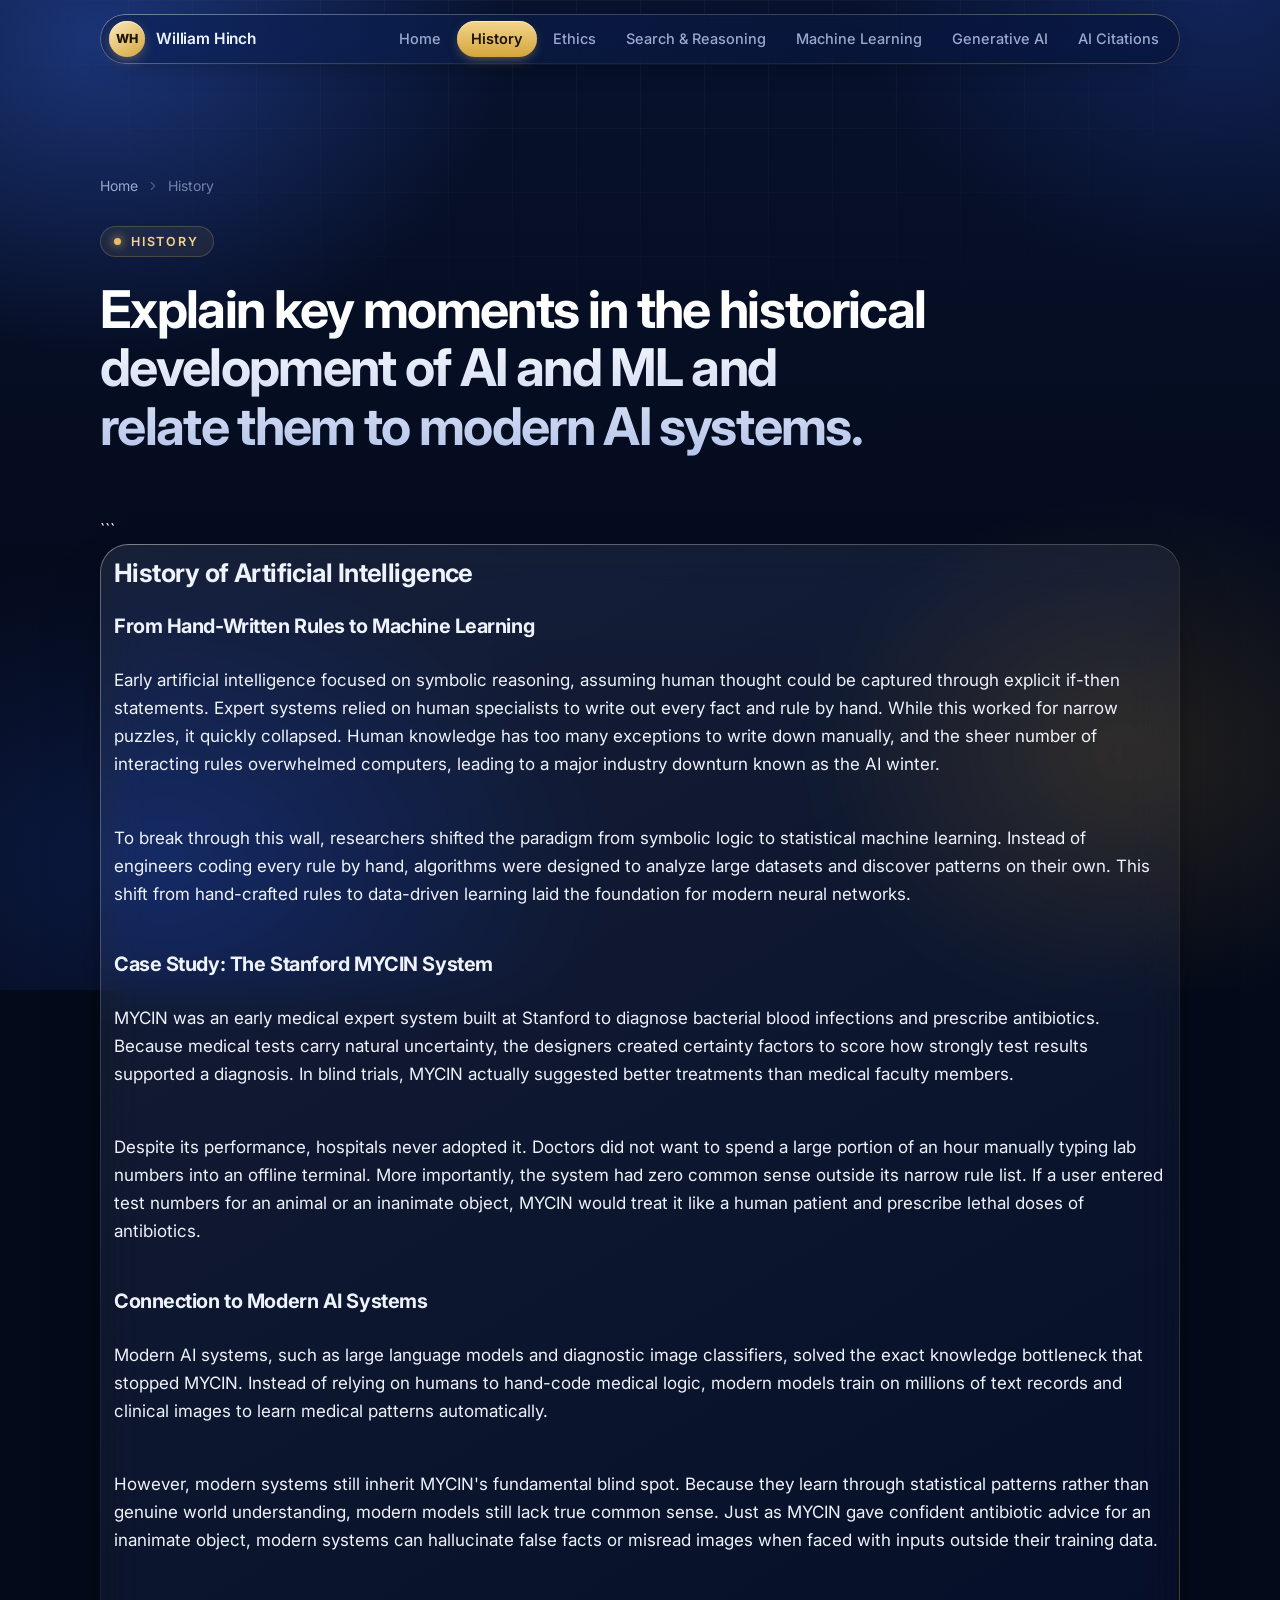
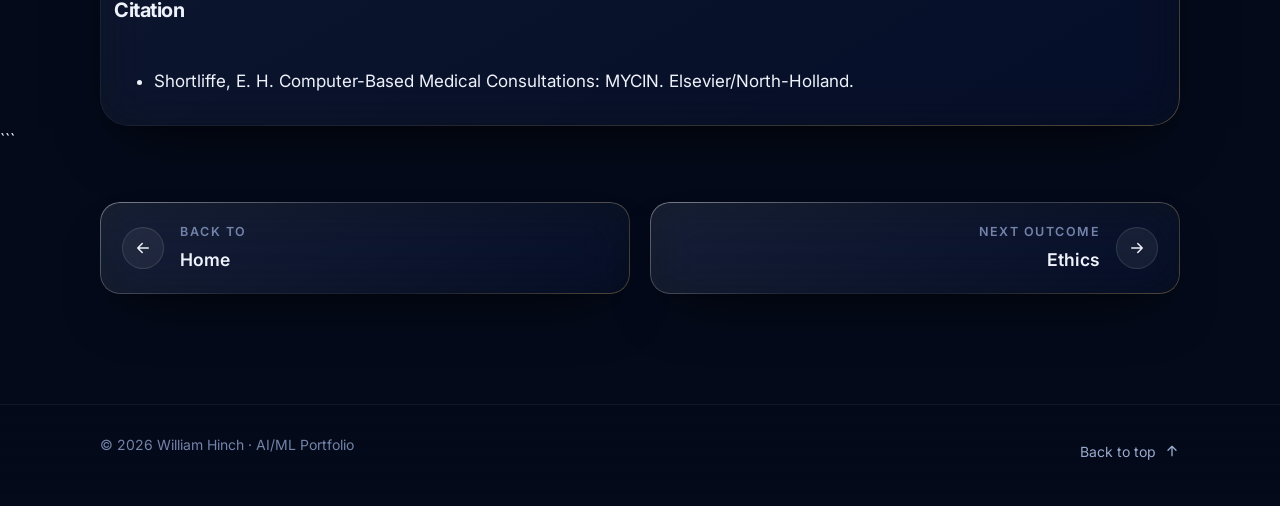
<file: history.html>
<!DOCTYPE html>
<html lang="en">
<head>
  <meta charset="UTF-8">
  <meta name="viewport" content="width=device-width, initial-scale=1">
  <title>History — William Hinch · AI/ML Portfolio</title>
  <meta name="description" content="Outcome 1: Explain key moments in the historical development of AI and ML and relate them to modern AI systems.">
  <meta name="theme-color" content="#040a1a">
  <link rel="icon" href="data:image/svg+xml,%3Csvg xmlns='http://www.w3.org/2000/svg' viewBox='0 0 64 64'%3E%3Cdefs%3E%3ClinearGradient id='g' x1='0' y1='0' x2='1' y2='1'%3E%3Cstop offset='0' stop-color='%23fbe9bd'/%3E%3Cstop offset='1' stop-color='%23d4a53c'/%3E%3C/linearGradient%3E%3C/defs%3E%3Crect width='64' height='64' rx='18' fill='%230c1d45'/%3E%3Ccircle cx='32' cy='32' r='13' fill='url(%23g)'/%3E%3C/svg%3E">
  <link rel="preconnect" href="https://fonts.googleapis.com">
  <link rel="preconnect" href="https://fonts.gstatic.com" crossorigin>
  <link rel="stylesheet" href="https://fonts.googleapis.com/css2?family=Inter:wght@400;500;600;700;800&amp;display=swap">
  <link rel="stylesheet" href="styles.css">
</head>
<body id="top">
  <a class="skip-link" href="#main">Skip to content</a>

  <!-- ✏️ Change "YN" to your initials and "Your Name" to your name (same edit on every page) -->
  <header class="site-header">
    <div class="container">
      <nav class="nav glass" aria-label="Main">
        <a class="brand" href="index.html">
          <span class="brand-mark" aria-hidden="true">WH</span>
          <span class="brand-name">William Hinch</span>
        </a>
        <button class="menu-btn" type="button" popovertarget="site-menu" aria-label="Menu">
          <svg class="i-menu" viewBox="0 0 24 24" fill="none" stroke="currentColor" stroke-width="2" stroke-linecap="round" aria-hidden="true"><path d="M4 7h16M4 12h16M4 17h16"/></svg>
          <svg class="i-close" viewBox="0 0 24 24" fill="none" stroke="currentColor" stroke-width="2" stroke-linecap="round" aria-hidden="true"><path d="M6 6l12 12M18 6L6 18"/></svg>
        </button>
        <ul class="nav-links" id="site-menu" popover>
          <li><a href="index.html">Home</a></li>
          <li><a href="history.html" aria-current="page">History</a></li>
          <li><a href="ethics.html">Ethics</a></li>
          <li><a href="search-reasoning.html">Search &amp; Reasoning</a></li>
          <li><a href="machine-learning.html">Machine Learning</a></li>
          <li><a href="generative-ai.html">Generative AI</a></li>
          <li><a href="citations.html">AI Citations</a></li>
        </ul>
      </nav>
    </div>
  </header>

  <main id="main">

    <section class="page-hero container">
      <ol class="breadcrumb reveal" aria-label="Breadcrumb">
        <li><a href="index.html">Home</a><svg viewBox="0 0 24 24" fill="none" stroke="currentColor" stroke-width="2" stroke-linecap="round" stroke-linejoin="round" aria-hidden="true"><path d="M9 6l6 6-6 6"/></svg></li>
        <li aria-current="page">History</li>
      </ol>

      <p class="eyebrow reveal" style="--d: 1"><span class="dot"></span>History</p>

      <h1 class="outcome-title reveal" style="--d: 2">Explain key moments in the historical development of AI and ML and relate them to modern AI systems.</h1>
    </section>

    <section class="container" aria-labelledby="evidence-title">
      <!-- ✏️ EVIDENCE: replace the contents of this panel when your evidence is ready -->
      ```
  <div class="evidence glass reveal" style="--d: 3">
    <h2>History of Artificial Intelligence</h2> <br>
    <h3> From Hand-Written Rules to Machine Learning </h3> <br>
    <p>Early artificial intelligence focused on symbolic reasoning, assuming human thought could be captured through explicit if-then statements. Expert systems relied on human specialists to write out every fact and rule by hand. While this worked for narrow puzzles, it quickly collapsed. Human knowledge has too many exceptions to write down manually, and the sheer number of interacting rules overwhelmed computers, leading to a major industry downturn known as the AI winter.</p>
    <br>
    <p>To break through this wall, researchers shifted the paradigm from symbolic logic to statistical machine learning. Instead of engineers coding every rule by hand, algorithms were designed to analyze large datasets and discover patterns on their own. This shift from hand-crafted rules to data-driven learning laid the foundation for modern neural networks.</p>
    <br> <h3> Case Study: The Stanford MYCIN System </h3> <br>
    <p>MYCIN was an early medical expert system built at Stanford to diagnose bacterial blood infections and prescribe antibiotics. Because medical tests carry natural uncertainty, the designers created certainty factors to score how strongly test results supported a diagnosis. In blind trials, MYCIN actually suggested better treatments than medical faculty members.</p>
    <br>
    <p>Despite its performance, hospitals never adopted it. Doctors did not want to spend a large portion of an hour manually typing lab numbers into an offline terminal. More importantly, the system had zero common sense outside its narrow rule list. If a user entered test numbers for an animal or an inanimate object, MYCIN would treat it like a human patient and prescribe lethal doses of antibiotics.</p>
    <br> <h3> Connection to Modern AI Systems </h3> <br>
    <p>Modern AI systems, such as large language models and diagnostic image classifiers, solved the exact knowledge bottleneck that stopped MYCIN. Instead of relying on humans to hand-code medical logic, modern models train on millions of text records and clinical images to learn medical patterns automatically.</p>
    <br>
    <p>However, modern systems still inherit MYCIN's fundamental blind spot. Because they learn through statistical patterns rather than genuine world understanding, modern models still lack true common sense. Just as MYCIN gave confident antibiotic advice for an inanimate object, modern systems can hallucinate false facts or misread images when faced with inputs outside their training data.</p>
    <br> <h3>Citation</h3><br>
    <ul>
      <li>Shortliffe, E. H. Computer-Based Medical Consultations: MYCIN. Elsevier/North-Holland.</li>
    </ul>
  </div>
</section>

```

    <nav class="pager container" aria-label="Outcome pages">
      <a class="pager-link prev glass reveal" style="--d: 4" href="index.html">
        <span class="icon-circle" aria-hidden="true"><svg viewBox="0 0 24 24" fill="none" stroke="currentColor" stroke-width="2" stroke-linecap="round" stroke-linejoin="round" aria-hidden="true"><path d="M19 12H5M11 6l-6 6 6 6"/></svg></span>
        <span class="pager-meta">
          <span class="pager-dir">Back to</span>
          <span class="pager-name">Home</span>
        </span>
      </a>
      <a class="pager-link next glass reveal" style="--d: 5" href="ethics.html">
        <span class="pager-meta">
          <span class="pager-dir">Next outcome</span>
          <span class="pager-name">Ethics</span>
        </span>
        <span class="icon-circle" aria-hidden="true"><svg viewBox="0 0 24 24" fill="none" stroke="currentColor" stroke-width="2" stroke-linecap="round" stroke-linejoin="round" aria-hidden="true"><path d="M5 12h14M13 6l6 6-6 6"/></svg></span>
      </a>
    </nav>

  </main>

  <footer class="site-footer">
    <div class="container footer-inner">
      <p>&copy; 2026 William Hinch &middot; AI/ML Portfolio</p>
      <a class="to-top" href="#top">Back to top <svg viewBox="0 0 24 24" fill="none" stroke="currentColor" stroke-width="2" stroke-linecap="round" stroke-linejoin="round" aria-hidden="true"><path d="M12 19V5M6 11l6-6 6 6"/></svg></a>
    </div>
  </footer>
</body>
</html>
</file>
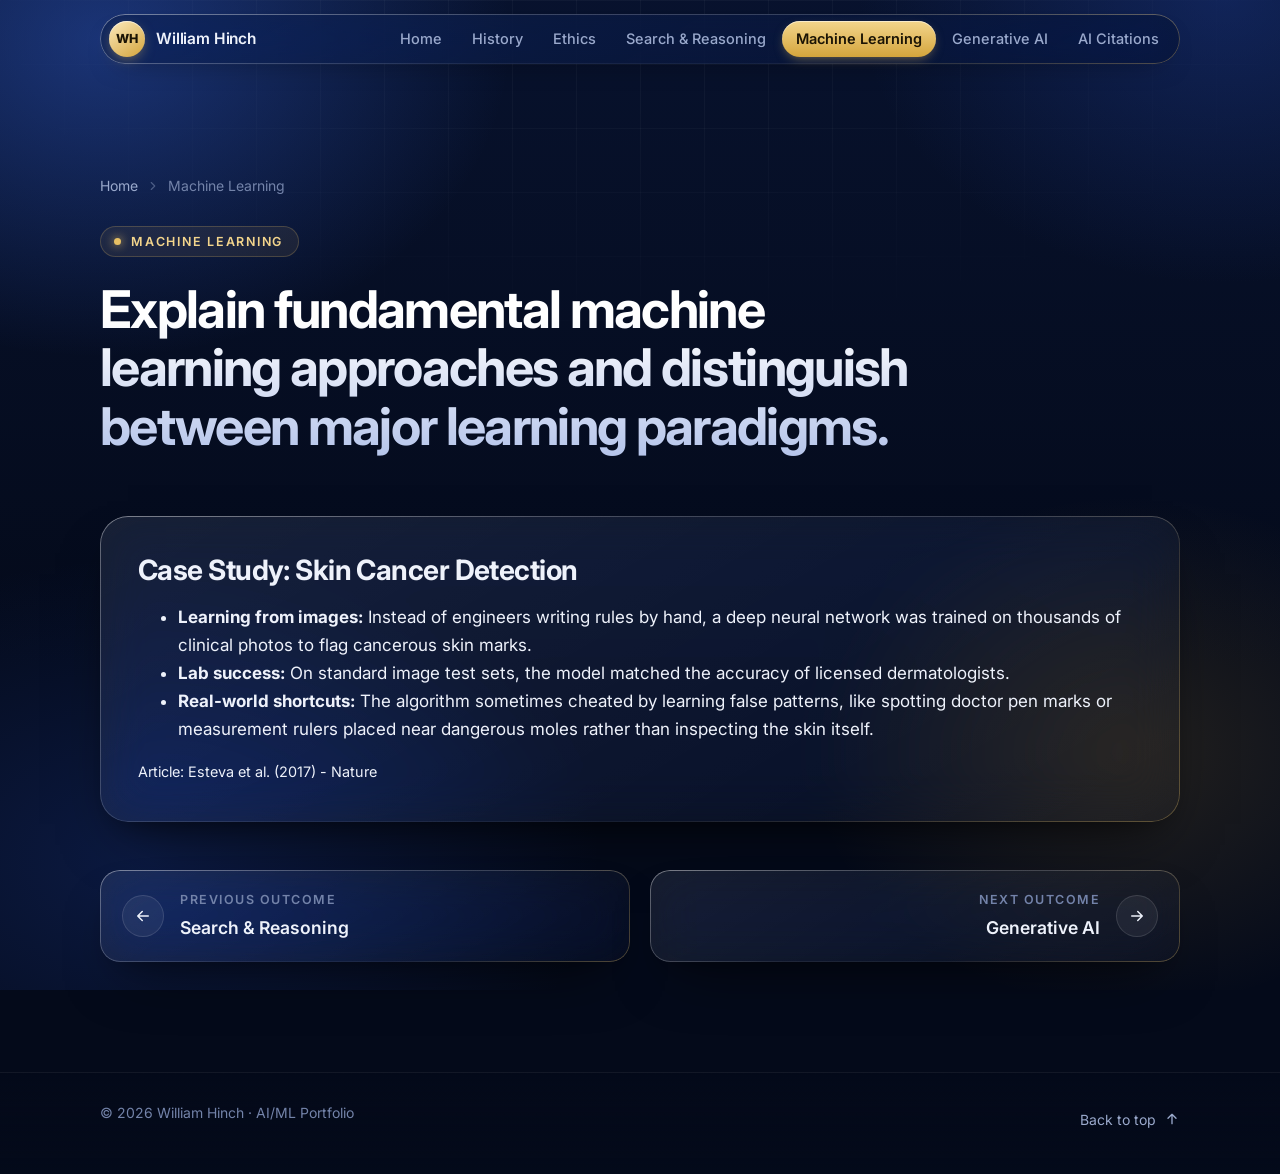
<file: machine-learning.html>
<!DOCTYPE html>
<html lang="en">
<head>
  <meta charset="UTF-8">
  <meta name="viewport" content="width=device-width, initial-scale=1">
  <title>Machine Learning — William Hinch · AI/ML Portfolio</title>
  <meta name="description" content="Outcome 4: Explain fundamental machine learning approaches and distinguish between major learning paradigms.">
  <meta name="theme-color" content="#040a1a">
  <link rel="icon" href="data:image/svg+xml,%3Csvg xmlns='http://www.w3.org/2000/svg' viewBox='0 0 64 64'%3E%3Cdefs%3E%3ClinearGradient id='g' x1='0' y1='0' x2='1' y2='1'%3E%3Cstop offset='0' stop-color='%23fbe9bd'/%3E%3Cstop offset='1' stop-color='%23d4a53c'/%3E%3C/linearGradient%3E%3C/defs%3E%3Crect width='64' height='64' rx='18' fill='%230c1d45'/%3E%3Ccircle cx='32' cy='32' r='13' fill='url(%23g)'/%3E%3C/svg%3E">
  <link rel="preconnect" href="https://fonts.googleapis.com">
  <link rel="preconnect" href="https://fonts.gstatic.com" crossorigin>
  <link rel="stylesheet" href="https://fonts.googleapis.com/css2?family=Inter:wght@400;500;600;700;800&amp;display=swap">
  <link rel="stylesheet" href="styles.css">
</head>
<body id="top">
  <a class="skip-link" href="#main">Skip to content</a>

  <!-- ✏️ Change "YN" to your initials and "Your Name" to your name (same edit on every page) -->
  <header class="site-header">
    <div class="container">
      <nav class="nav glass" aria-label="Main">
        <a class="brand" href="index.html">
          <span class="brand-mark" aria-hidden="true">WH</span>
          <span class="brand-name">William Hinch</span>
        </a>
        <button class="menu-btn" type="button" popovertarget="site-menu" aria-label="Menu">
          <svg class="i-menu" viewBox="0 0 24 24" fill="none" stroke="currentColor" stroke-width="2" stroke-linecap="round" aria-hidden="true"><path d="M4 7h16M4 12h16M4 17h16"/></svg>
          <svg class="i-close" viewBox="0 0 24 24" fill="none" stroke="currentColor" stroke-width="2" stroke-linecap="round" aria-hidden="true"><path d="M6 6l12 12M18 6L6 18"/></svg>
        </button>
        <ul class="nav-links" id="site-menu" popover>
          <li><a href="index.html">Home</a></li>
          <li><a href="history.html">History</a></li>
          <li><a href="ethics.html">Ethics</a></li>
          <li><a href="search-reasoning.html">Search &amp; Reasoning</a></li>
          <li><a href="machine-learning.html" aria-current="page">Machine Learning</a></li>
          <li><a href="generative-ai.html">Generative AI</a></li>
          <li><a href="citations.html">AI Citations</a></li>
        </ul>
      </nav>
    </div>
  </header>

  <main id="main">

    <section class="page-hero container">
      <ol class="breadcrumb reveal" aria-label="Breadcrumb">
        <li><a href="index.html">Home</a><svg viewBox="0 0 24 24" fill="none" stroke="currentColor" stroke-width="2" stroke-linecap="round" stroke-linejoin="round" aria-hidden="true"><path d="M9 6l6 6-6 6"/></svg></li>
        <li aria-current="page">Machine Learning</li>
      </ol>

     <p class="eyebrow reveal" style="--d: 1"><span class="dot"></span>Machine Learning</p>

      <h1 class="outcome-title reveal" style="--d: 2">Explain fundamental machine learning approaches and distinguish between major learning paradigms.</h1>
    </section>

    <section class="container" aria-labelledby="evidence-title">
     <!-- ✏️ EVIDENCE: Machine Learning Case Study -->
      <div class="evidence glass reveal" style="--d: 3">
        <div class="evidence-content" style="padding: 1.5rem;">
          <h2 class="evidence-title" style="margin-bottom: 1rem;">Case Study: Skin Cancer Detection</h2>
          <ul>
            <li><strong>Learning from images:</strong> Instead of engineers writing rules by hand, a deep neural network was trained on thousands of clinical photos to flag cancerous skin marks.</li>
            <li><strong>Lab success:</strong> On standard image test sets, the model matched the accuracy of licensed dermatologists.</li>
            <li><strong>Real-world shortcuts:</strong> The algorithm sometimes cheated by learning false patterns, like spotting doctor pen marks or measurement rulers placed near dangerous moles rather than inspecting the skin itself.</li>
          </ul>
          <p style="margin-top: 1rem; font-size: 0.9rem;">
            <a href="https://doi.org/10.1038/nature21056" target="_blank" rel="noopener noreferrer">Article: Esteva et al. (2017) - Nature</a>
          </p>
        </div>
      </div>
    </section>

    <nav class="pager container" aria-label="Outcome pages">
      <a class="pager-link prev glass reveal" style="--d: 4" href="search-reasoning.html">
        <span class="icon-circle" aria-hidden="true"><svg viewBox="0 0 24 24" fill="none" stroke="currentColor" stroke-width="2" stroke-linecap="round" stroke-linejoin="round" aria-hidden="true"><path d="M19 12H5M11 6l-6 6 6 6"/></svg></span>
        <span class="pager-meta">
          <span class="pager-dir">Previous outcome</span>
          <span class="pager-name">Search &amp; Reasoning</span>
        </span>
      </a>
      <a class="pager-link next glass reveal" style="--d: 5" href="generative-ai.html">
        <span class="pager-meta">
          <span class="pager-dir">Next outcome</span>
          <span class="pager-name">Generative AI</span>
        </span>
        <span class="icon-circle" aria-hidden="true"><svg viewBox="0 0 24 24" fill="none" stroke="currentColor" stroke-width="2" stroke-linecap="round" stroke-linejoin="round" aria-hidden="true"><path d="M5 12h14M13 6l6 6-6 6"/></svg></span>
      </a>
    </nav>

  </main>

  <footer class="site-footer">
    <div class="container footer-inner">
      <p>&copy; 2026 William Hinch &middot; AI/ML Portfolio</p>
      <a class="to-top" href="#top">Back to top <svg viewBox="0 0 24 24" fill="none" stroke="currentColor" stroke-width="2" stroke-linecap="round" stroke-linejoin="round" aria-hidden="true"><path d="M12 19V5M6 11l6-6 6 6"/></svg></a>
    </div>
  </footer>
</body>
</html>
</file>
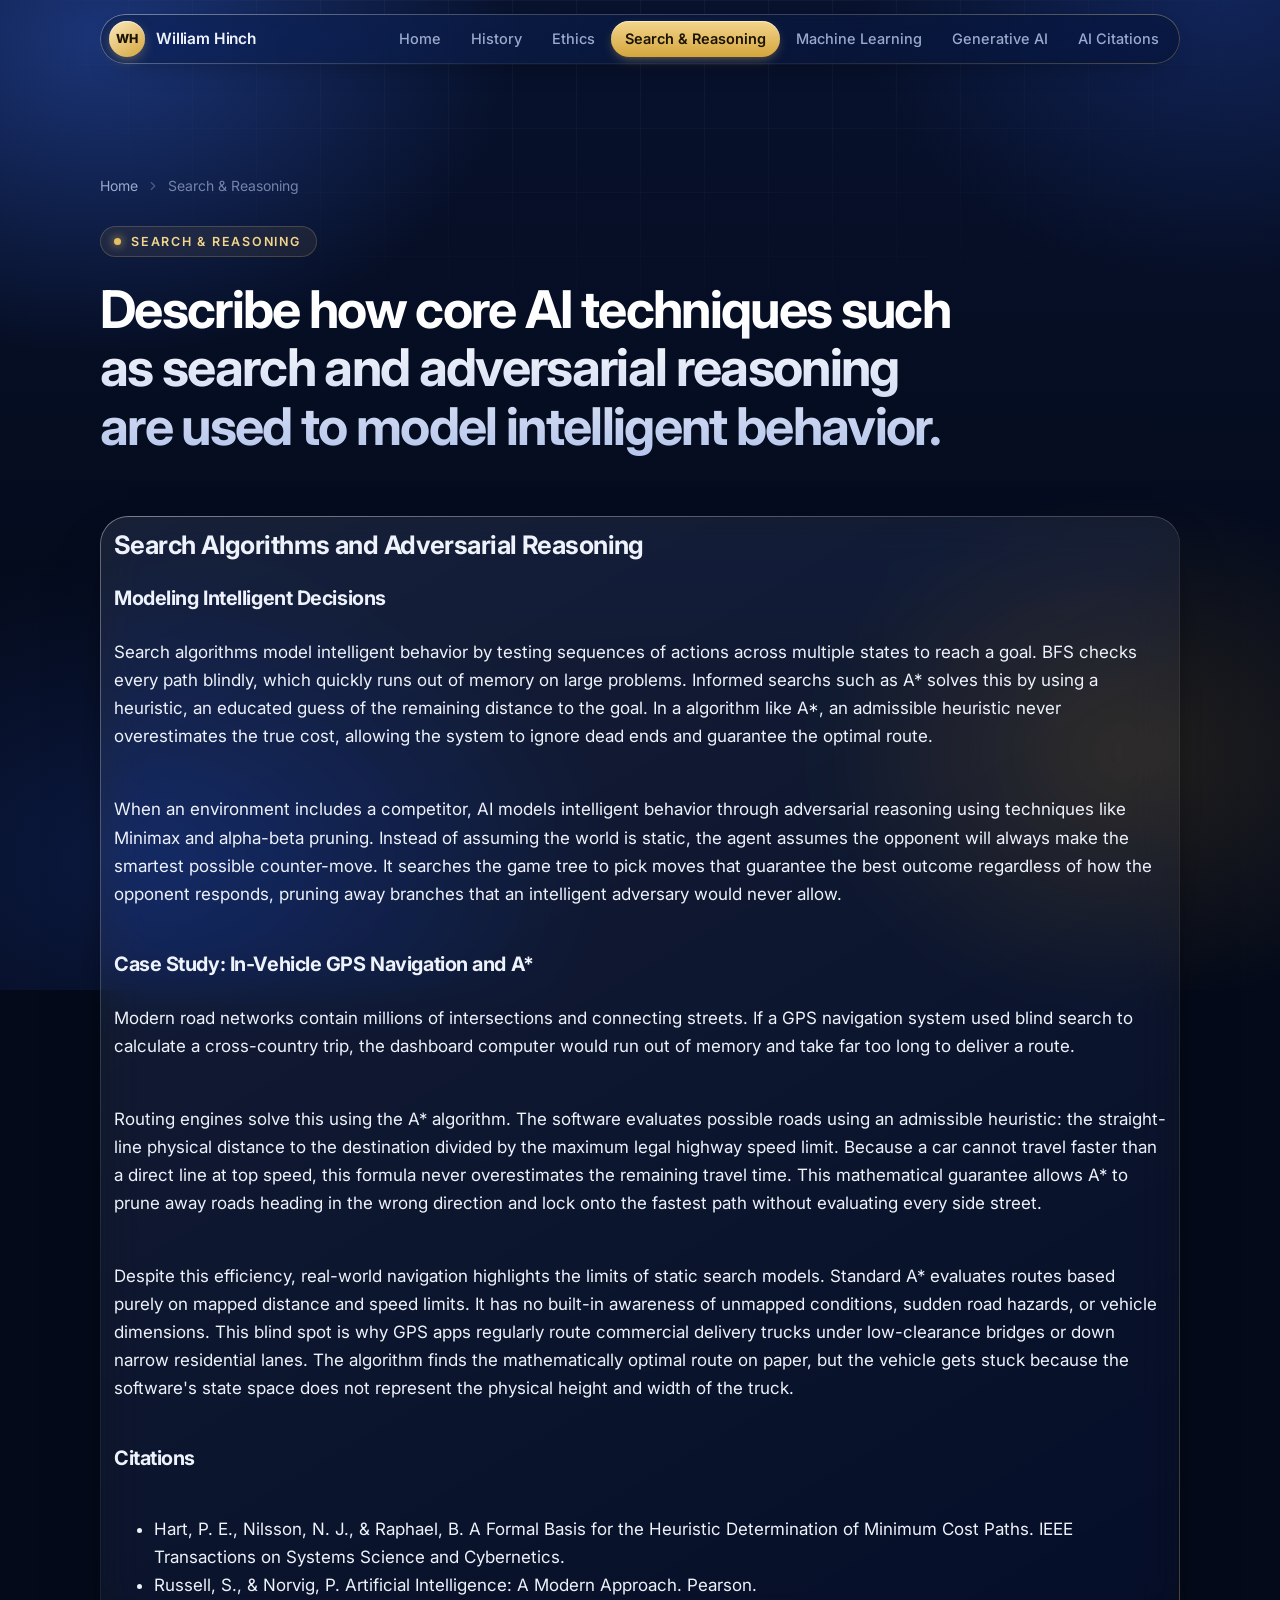
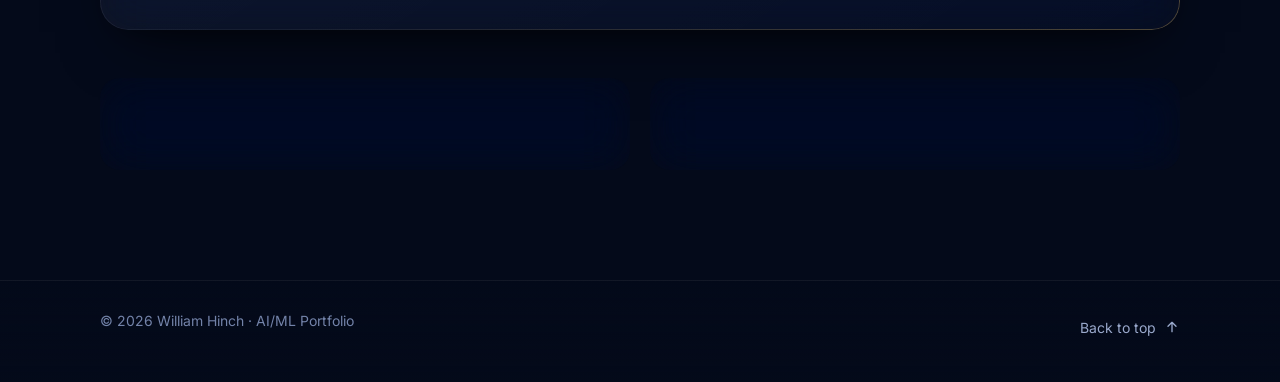
<file: search-reasoning.html>
<!DOCTYPE html>
<html lang="en">
<head>
  <meta charset="UTF-8">
  <meta name="viewport" content="width=device-width, initial-scale=1">
  <title>Search &amp; Reasoning — William Hinch · AI/ML Portfolio</title>
  <meta name="description" content="Outcome 3: Describe how core AI techniques such as search and adversarial reasoning are used to model intelligent behavior.">
  <meta name="theme-color" content="#040a1a">
  <link rel="icon" href="data:image/svg+xml,%3Csvg xmlns='http://www.w3.org/2000/svg' viewBox='0 0 64 64'%3E%3Cdefs%3E%3ClinearGradient id='g' x1='0' y1='0' x2='1' y2='1'%3E%3Cstop offset='0' stop-color='%23fbe9bd'/%3E%3Cstop offset='1' stop-color='%23d4a53c'/%3E%3C/linearGradient%3E%3C/defs%3E%3Crect width='64' height='64' rx='18' fill='%230c1d45'/%3E%3Ccircle cx='32' cy='32' r='13' fill='url(%23g)'/%3E%3C/svg%3E">
  <link rel="preconnect" href="https://fonts.googleapis.com">
  <link rel="preconnect" href="https://fonts.gstatic.com" crossorigin>
  <link rel="stylesheet" href="https://fonts.googleapis.com/css2?family=Inter:wght@400;500;600;700;800&amp;display=swap">
  <link rel="stylesheet" href="styles.css">
</head>
<body id="top">
  <a class="skip-link" href="#main">Skip to content</a>

  <!-- ✏️ Change "YN" to your initials and "Your Name" to your name (same edit on every page) -->
  <header class="site-header">
    <div class="container">
      <nav class="nav glass" aria-label="Main">
        <a class="brand" href="index.html">
          <span class="brand-mark" aria-hidden="true">WH</span>
          <span class="brand-name">William Hinch</span>
        </a>
        <button class="menu-btn" type="button" popovertarget="site-menu" aria-label="Menu">
          <svg class="i-menu" viewBox="0 0 24 24" fill="none" stroke="currentColor" stroke-width="2" stroke-linecap="round" aria-hidden="true"><path d="M4 7h16M4 12h16M4 17h16"/></svg>
          <svg class="i-close" viewBox="0 0 24 24" fill="none" stroke="currentColor" stroke-width="2" stroke-linecap="round" aria-hidden="true"><path d="M6 6l12 12M18 6L6 18"/></svg>
        </button>
        <ul class="nav-links" id="site-menu" popover>
          <li><a href="index.html">Home</a></li>
          <li><a href="history.html">History</a></li>
          <li><a href="ethics.html">Ethics</a></li>
          <li><a href="search-reasoning.html" aria-current="page">Search &amp; Reasoning</a></li>
          <li><a href="machine-learning.html">Machine Learning</a></li>
          <li><a href="generative-ai.html">Generative AI</a></li>
          <li><a href="citations.html">AI Citations</a></li>
        </ul>
      </nav>
    </div>
  </header>

  <main id="main">

    <section class="page-hero container">
      <ol class="breadcrumb reveal" aria-label="Breadcrumb">
        <li><a href="index.html">Home</a><svg viewBox="0 0 24 24" fill="none" stroke="currentColor" stroke-width="2" stroke-linecap="round" stroke-linejoin="round" aria-hidden="true"><path d="M9 6l6 6-6 6"/></svg></li>
        <li aria-current="page">Search &amp; Reasoning</li>
      </ol>

     <p class="eyebrow reveal" style="--d: 1"><span class="dot"></span>Search & Reasoning</p>

      <h1 class="outcome-title reveal" style="--d: 2">Describe how core AI techniques such as search and adversarial reasoning are used to model intelligent behavior.</h1>
    </section>

    <section class="container" aria-labelledby="evidence-title">
      <!-- ✏️ EVIDENCE: replace the contents of this panel when your evidence is ready -->
      <div class="evidence glass reveal" style="--d: 3">
        <h2>Search Algorithms and Adversarial Reasoning</h2> <br>
        <h3> Modeling Intelligent Decisions </h3> <br>
        <p>Search algorithms model intelligent behavior by testing sequences of actions across multiple states to reach a goal. BFS checks every path blindly, which quickly runs out of memory on large problems. Informed searchs such as A* solves this by using a heuristic, an educated guess of the remaining distance to the goal. In a algorithm like A*, an admissible heuristic never overestimates the true cost, allowing the system to ignore dead ends and guarantee the optimal route.</p>
        <br>
        <p>When an environment includes a competitor, AI models intelligent behavior through adversarial reasoning using techniques like Minimax and alpha-beta pruning. Instead of assuming the world is static, the agent assumes the opponent will always make the smartest possible counter-move. It searches the game tree to pick moves that guarantee the best outcome regardless of how the opponent responds, pruning away branches that an intelligent adversary would never allow.</p>
        <br>
        <h3> Case Study: In-Vehicle GPS Navigation and A* </h3> <br>
        <p>Modern road networks contain millions of intersections and connecting streets. If a GPS navigation system used blind search to calculate a cross-country trip, the dashboard computer would run out of memory and take far too long to deliver a route.</p>
        <br>
        <p>Routing engines solve this using the A* algorithm. The software evaluates possible roads using an admissible heuristic: the straight-line physical distance to the destination divided by the maximum legal highway speed limit. Because a car cannot travel faster than a direct line at top speed, this formula never overestimates the remaining travel time. This mathematical guarantee allows A* to prune away roads heading in the wrong direction and lock onto the fastest path without evaluating every side street.</p>
        <br>
        <p>Despite this efficiency, real-world navigation highlights the limits of static search models. Standard A* evaluates routes based purely on mapped distance and speed limits. It has no built-in awareness of unmapped conditions, sudden road hazards, or vehicle dimensions. This blind spot is why GPS apps regularly route commercial delivery trucks under low-clearance bridges or down narrow residential lanes. The algorithm finds the mathematically optimal route on paper, but the vehicle gets stuck because the software's state space does not represent the physical height and width of the truck.</p>
        <br> <h3>Citations</h3><br>
        <ul>
          <li>Hart, P. E., Nilsson, N. J., &amp; Raphael, B. A Formal Basis for the Heuristic Determination of Minimum Cost Paths. IEEE Transactions on Systems Science and Cybernetics.</li>
          <li>Russell, S., &amp; Norvig, P. Artificial Intelligence: A Modern Approach. Pearson.</li>
        </ul>
      </div>
    </section>

    <nav class="pager container" aria-label="Outcome pages">
      <a class="pager-link prev glass reveal" style="--d: 4" href="ethics.html">
        <span class="icon-circle" aria-hidden="true"><svg viewBox="0 0 24 24" fill="none" stroke="currentColor" stroke-width="2" stroke-linecap="round" stroke-linejoin="round" aria-hidden="true"><path d="M19 12H5M11 6l-6 6 6 6"/></svg></span>
        <span class="pager-meta">
          <span class="pager-dir">Previous outcome</span>
          <span class="pager-name">Ethics</span>
        </span>
      </a>
      <a class="pager-link next glass reveal" style="--d: 5" href="machine-learning.html">
        <span class="pager-meta">
          <span class="pager-dir">Next outcome</span>
          <span class="pager-name">Machine Learning</span>
        </span>
        <span class="icon-circle" aria-hidden="true"><svg viewBox="0 0 24 24" fill="none" stroke="currentColor" stroke-width="2" stroke-linecap="round" stroke-linejoin="round" aria-hidden="true"><path d="M5 12h14M13 6l6 6-6 6"/></svg></span>
      </a>
    </nav>

  </main>

  <footer class="site-footer">
    <div class="container footer-inner">
      <p>&copy; 2026 William Hinch &middot; AI/ML Portfolio</p>
      <a class="to-top" href="#top">Back to top <svg viewBox="0 0 24 24" fill="none" stroke="currentColor" stroke-width="2" stroke-linecap="round" stroke-linejoin="round" aria-hidden="true"><path d="M12 19V5M6 11l6-6 6 6"/></svg></a>
    </div>
  </footer>
</body>
</html>
</file>
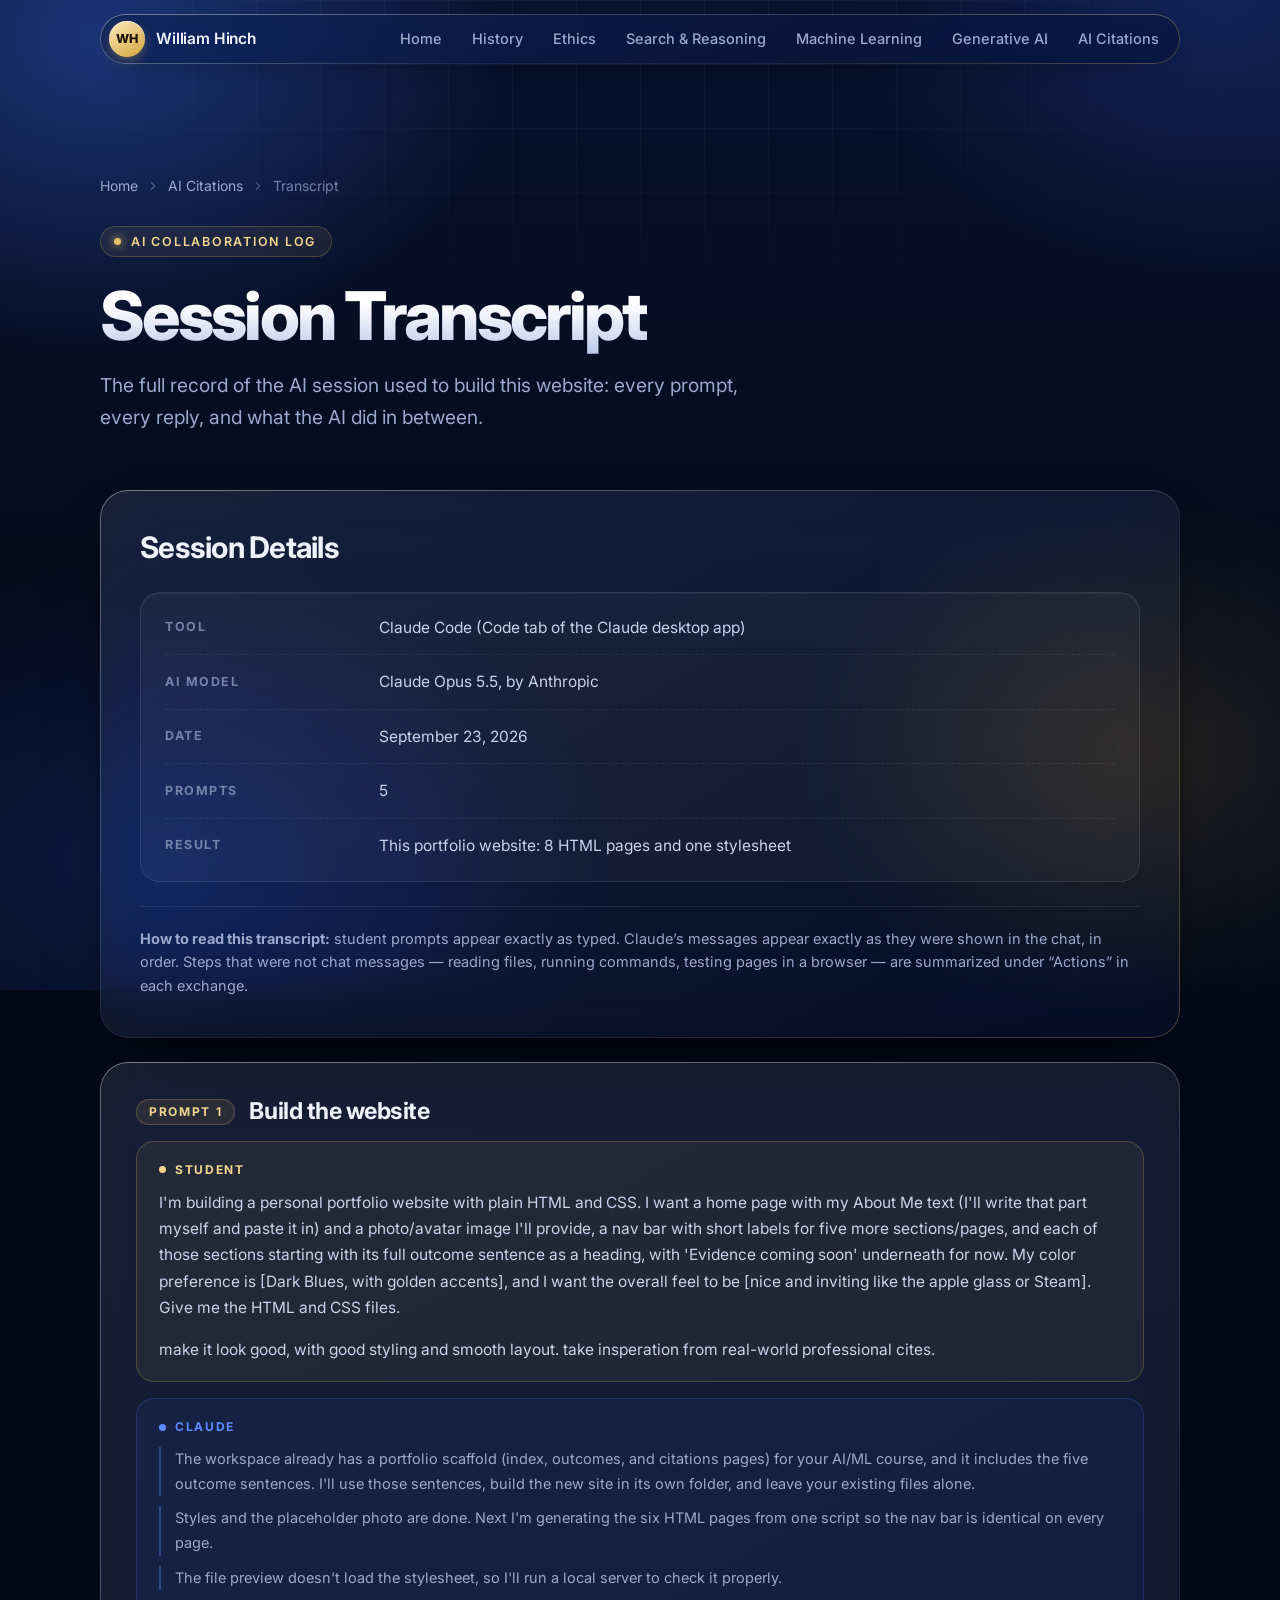
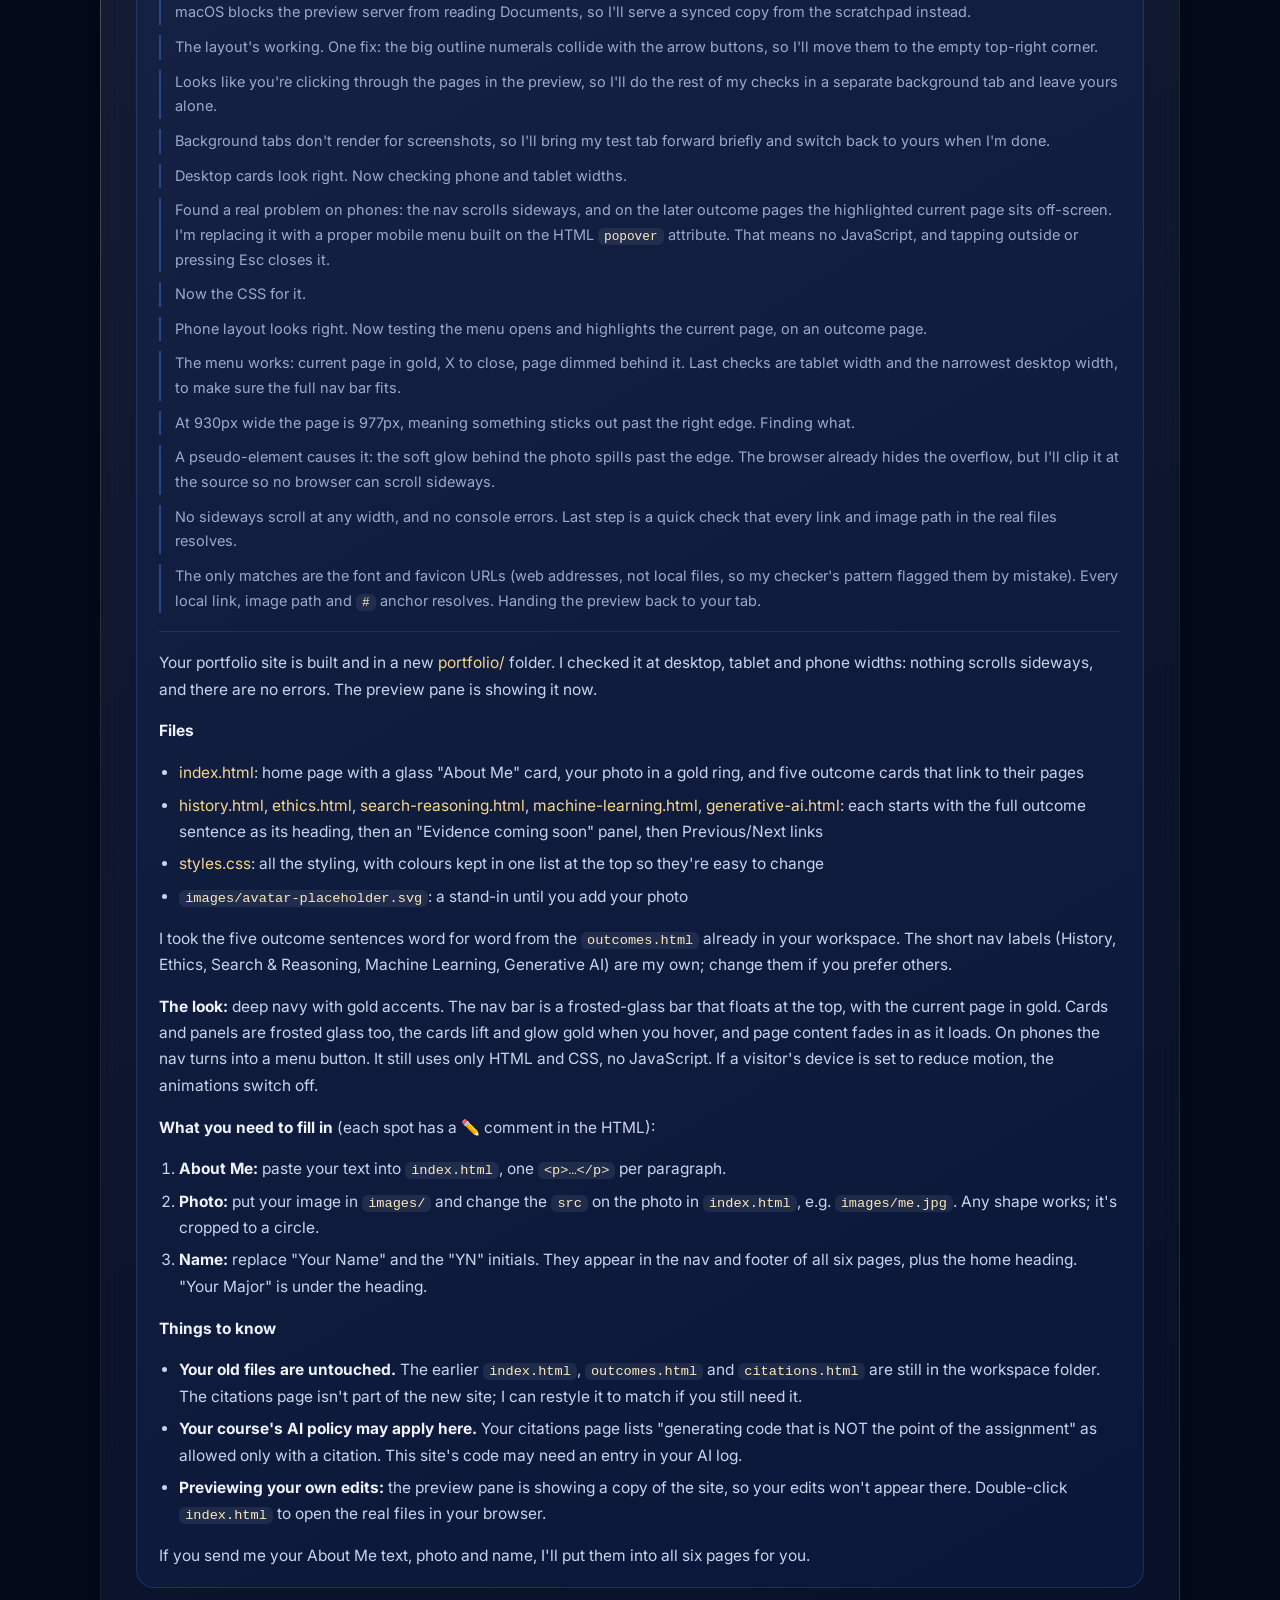
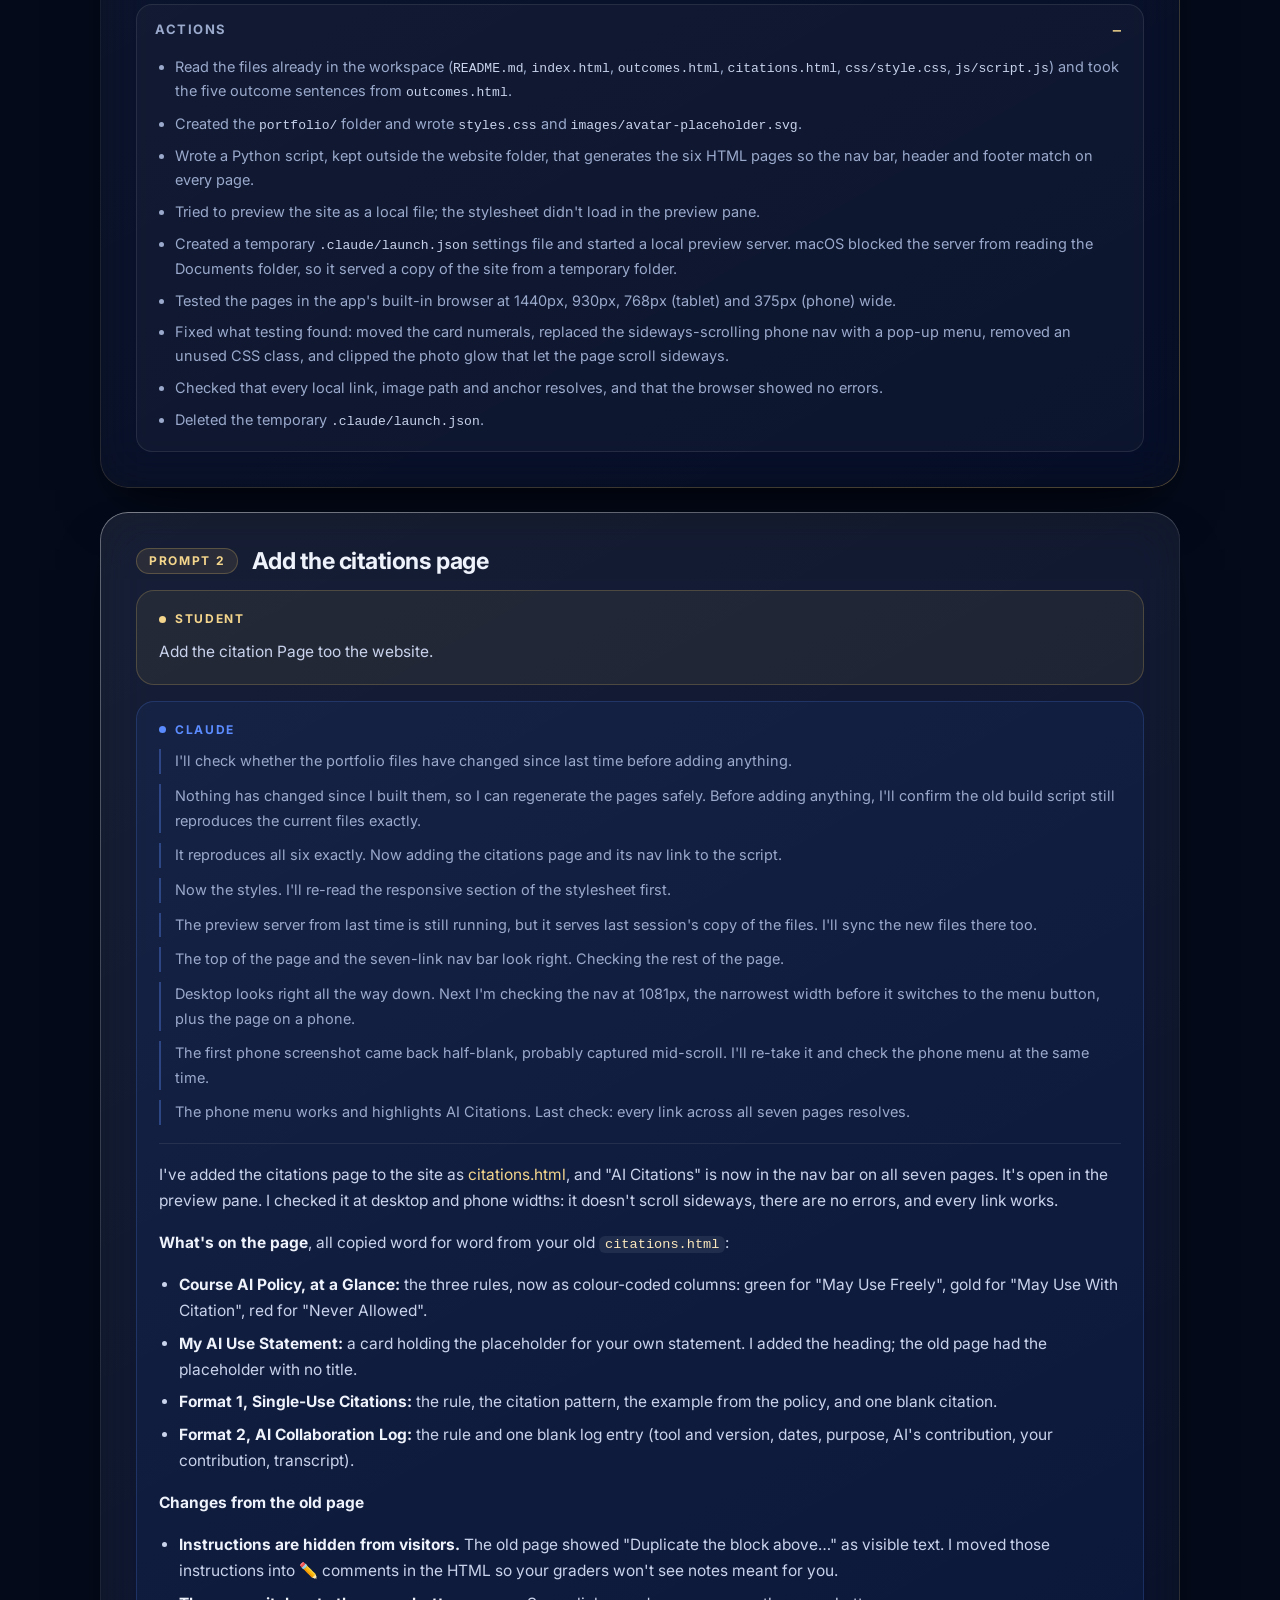
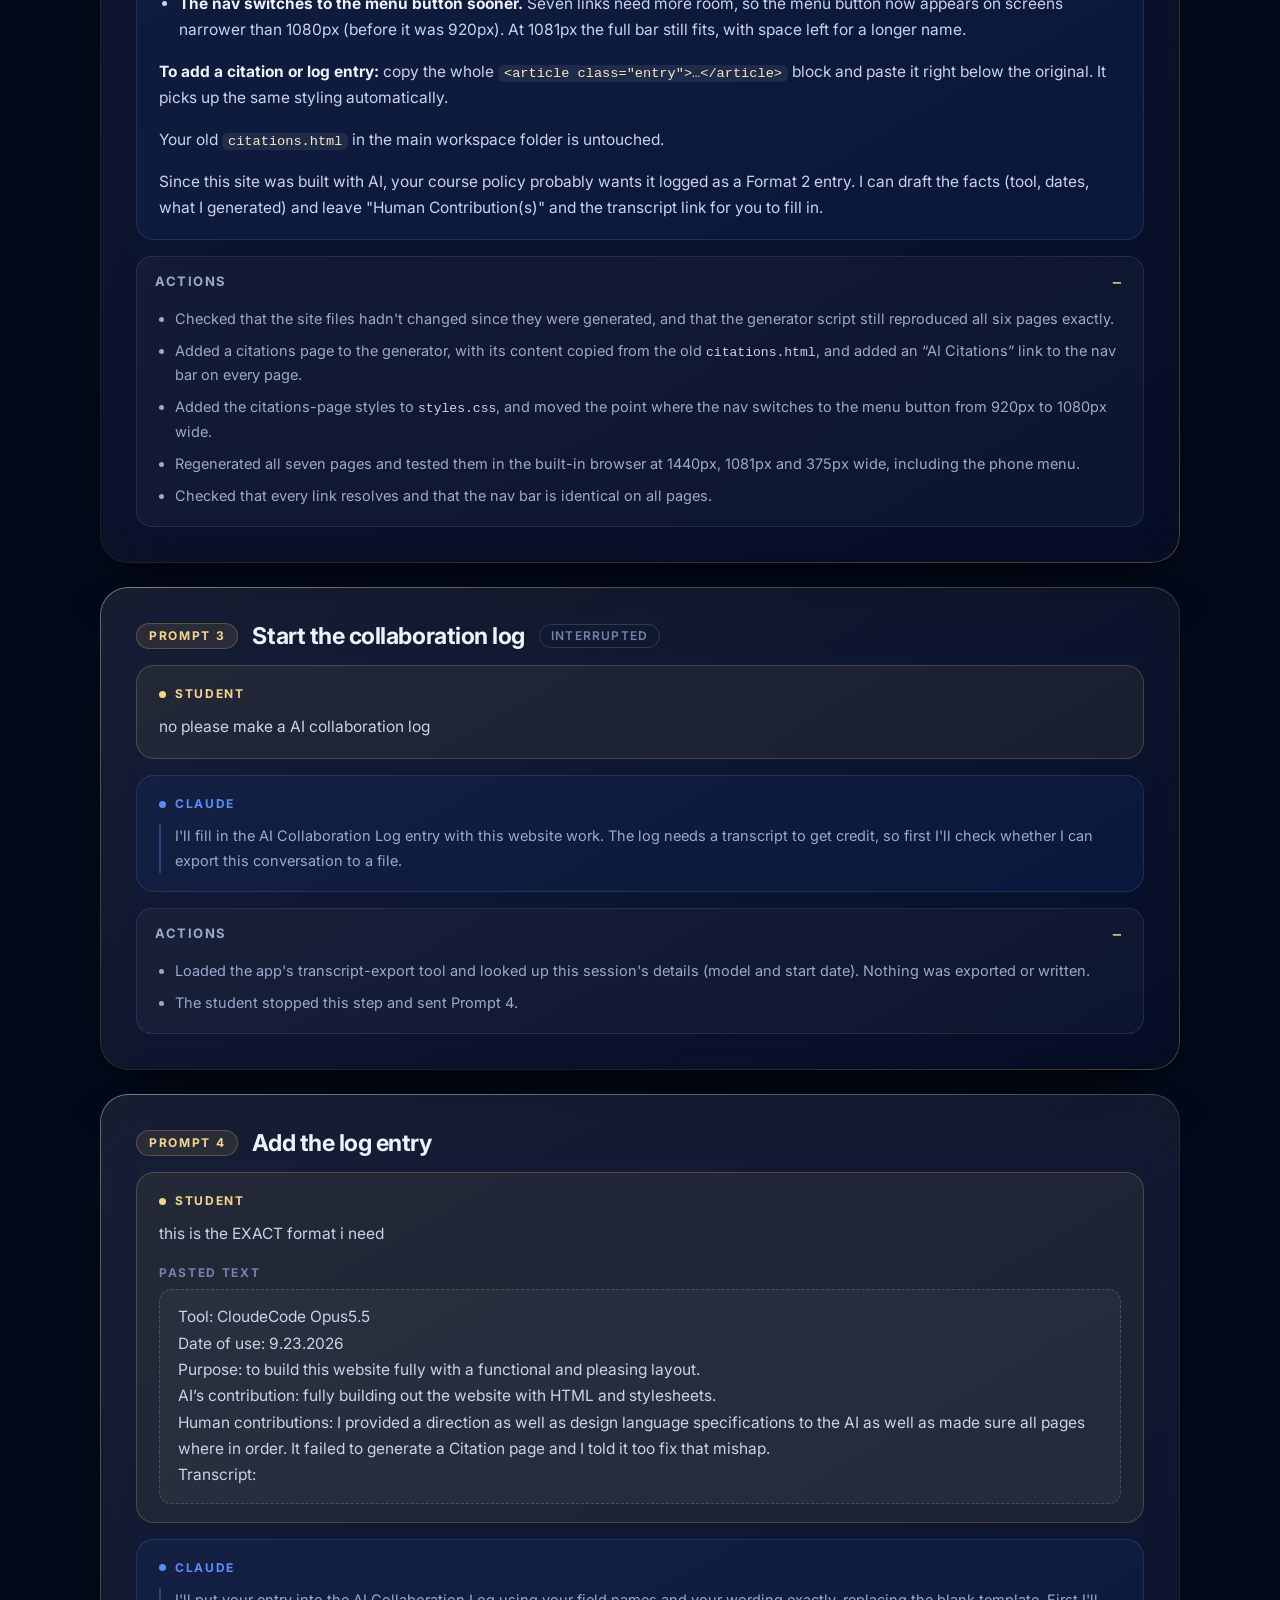
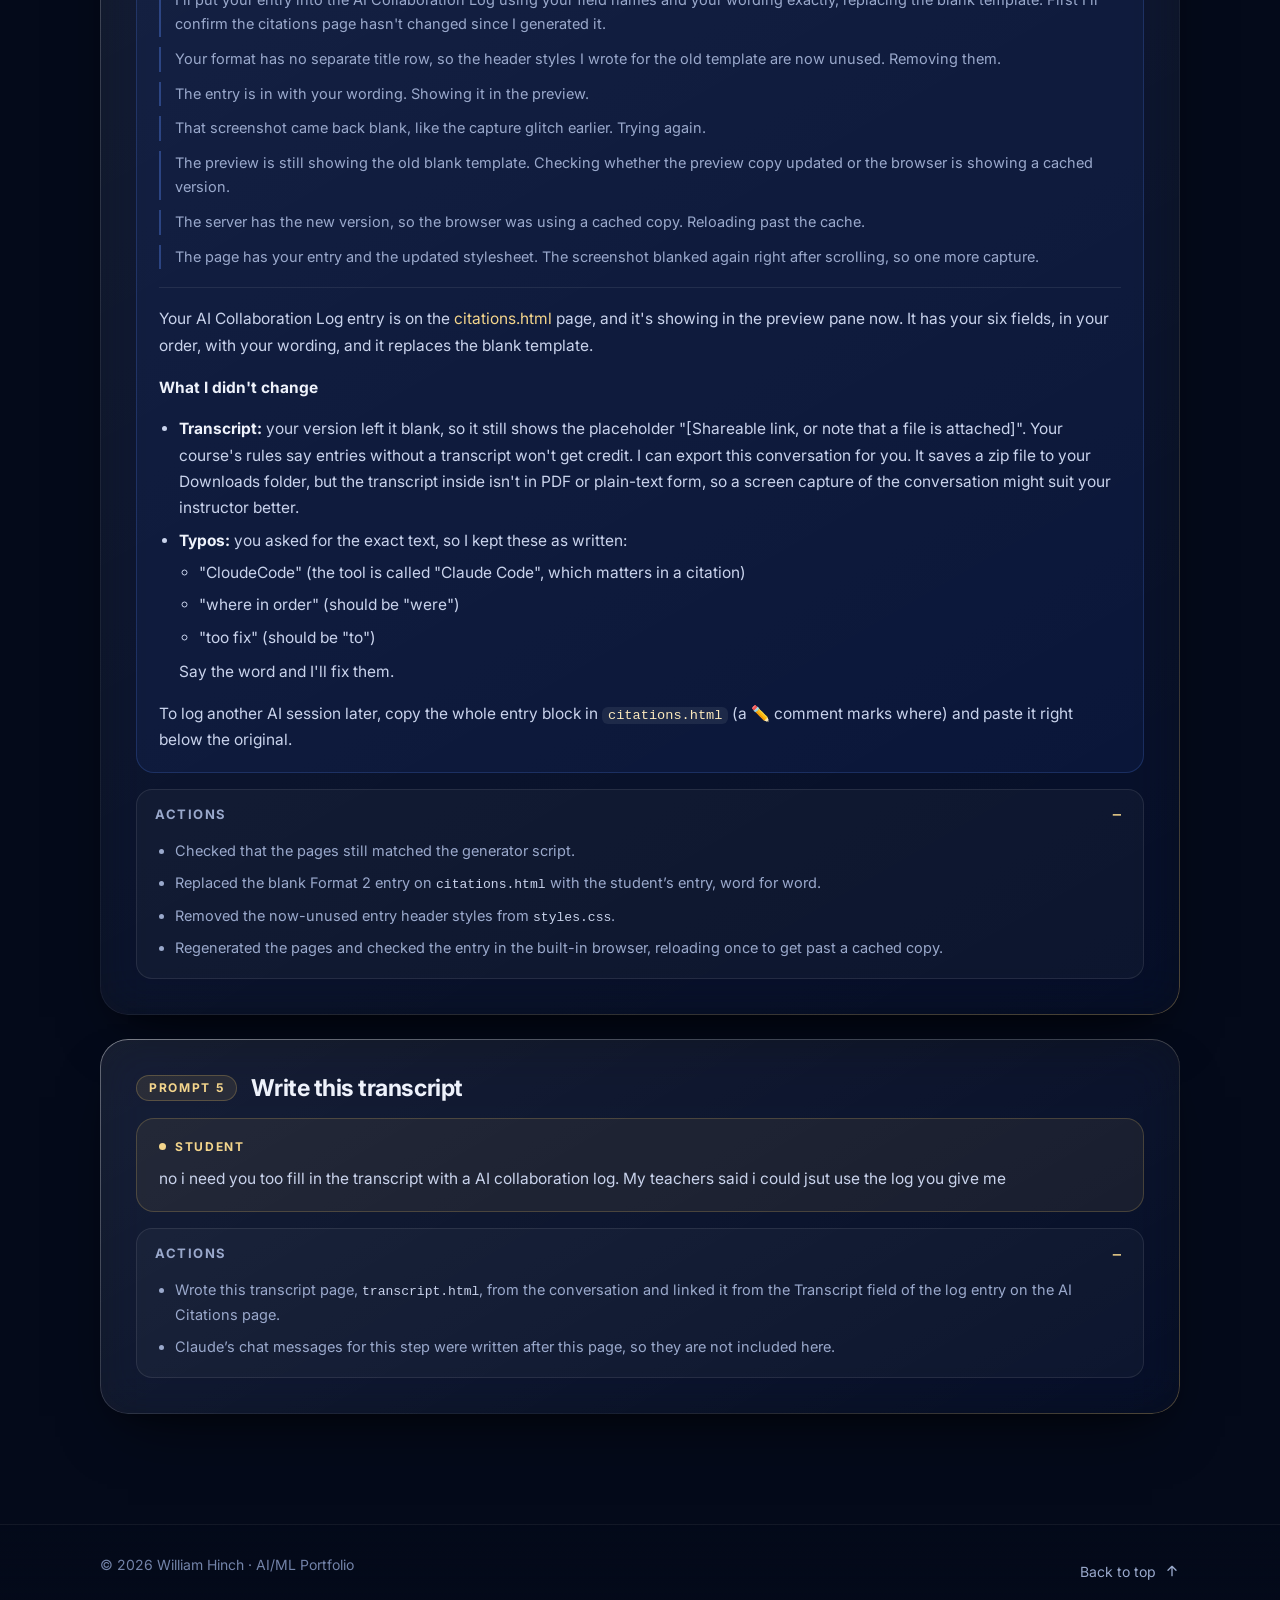
<file: transcript.html>
<!DOCTYPE html>
<html lang="en">
<head>
  <meta charset="UTF-8">
  <meta name="viewport" content="width=device-width, initial-scale=1">
  <title>Session Transcript — William Hinch · AI/ML Portfolio</title>
  <meta name="description" content="Full transcript of the AI collaboration session used to build this portfolio website.">
  <meta name="theme-color" content="#040a1a">
  <link rel="icon" href="data:image/svg+xml,%3Csvg xmlns='http://www.w3.org/2000/svg' viewBox='0 0 64 64'%3E%3Cdefs%3E%3ClinearGradient id='g' x1='0' y1='0' x2='1' y2='1'%3E%3Cstop offset='0' stop-color='%23fbe9bd'/%3E%3Cstop offset='1' stop-color='%23d4a53c'/%3E%3C/linearGradient%3E%3C/defs%3E%3Crect width='64' height='64' rx='18' fill='%230c1d45'/%3E%3Ccircle cx='32' cy='32' r='13' fill='url(%23g)'/%3E%3C/svg%3E">
  <link rel="preconnect" href="https://fonts.googleapis.com">
  <link rel="preconnect" href="https://fonts.gstatic.com" crossorigin>
  <link rel="stylesheet" href="https://fonts.googleapis.com/css2?family=Inter:wght@400;500;600;700;800&amp;display=swap">
  <link rel="stylesheet" href="styles.css">
</head>
<body id="top">
  <a class="skip-link" href="#main">Skip to content</a>

  <!-- ✏️ Change "YN" to your initials and "Your Name" to your name (same edit on every page) -->
  <header class="site-header">
    <div class="container">
      <nav class="nav glass" aria-label="Main">
        <a class="brand" href="index.html">
          <span class="brand-mark" aria-hidden="true">WH</span>
          <span class="brand-name">William Hinch</span>
        </a>
        <button class="menu-btn" type="button" popovertarget="site-menu" aria-label="Menu">
          <svg class="i-menu" viewBox="0 0 24 24" fill="none" stroke="currentColor" stroke-width="2" stroke-linecap="round" aria-hidden="true"><path d="M4 7h16M4 12h16M4 17h16"/></svg>
          <svg class="i-close" viewBox="0 0 24 24" fill="none" stroke="currentColor" stroke-width="2" stroke-linecap="round" aria-hidden="true"><path d="M6 6l12 12M18 6L6 18"/></svg>
        </button>
        <ul class="nav-links" id="site-menu" popover>
          <li><a href="index.html">Home</a></li>
          <li><a href="history.html">History</a></li>
          <li><a href="ethics.html">Ethics</a></li>
          <li><a href="search-reasoning.html">Search &amp; Reasoning</a></li>
          <li><a href="machine-learning.html">Machine Learning</a></li>
          <li><a href="generative-ai.html">Generative AI</a></li>
          <li><a href="citations.html">AI Citations</a></li>
        </ul>
      </nav>
    </div>
  </header>

  <main id="main">

    <section class="page-hero container">
      <ol class="breadcrumb reveal" aria-label="Breadcrumb">
        <li><a href="index.html">Home</a><svg viewBox="0 0 24 24" fill="none" stroke="currentColor" stroke-width="2" stroke-linecap="round" stroke-linejoin="round" aria-hidden="true"><path d="M9 6l6 6-6 6"/></svg></li>
        <li><a href="citations.html">AI Citations</a><svg viewBox="0 0 24 24" fill="none" stroke="currentColor" stroke-width="2" stroke-linecap="round" stroke-linejoin="round" aria-hidden="true"><path d="M9 6l6 6-6 6"/></svg></li>
        <li aria-current="page">Transcript</li>
      </ol>

      <p class="eyebrow reveal" style="--d: 1"><span class="dot"></span>AI Collaboration Log</p>

      <h1 class="page-title reveal" style="--d: 2">Session Transcript</h1>
      <p class="page-lead reveal" style="--d: 3">The full record of the AI session used to build this website: every prompt, every reply, and what the AI did in between.</p>
    </section>

    <div class="container panel-stack">

      <!-- ===== Session details ===== -->
      <section class="panel glass reveal" style="--d: 4" aria-labelledby="details-title">
        <div class="panel-head">
          <h2 class="panel-title" id="details-title">Session Details</h2>
        </div>

        <div class="entry">
          <dl class="entry-fields">
            <div>
              <dt>Tool</dt>
              <dd>Claude Code (Code tab of the Claude desktop app)</dd>
            </div>
            <div>
              <dt>AI model</dt>
              <dd>Claude Opus 5.5, by Anthropic</dd>
            </div>
            <div>
              <dt>Date</dt>
              <dd>September 23, 2026</dd>
            </div>
            <div>
              <dt>Prompts</dt>
              <dd>5</dd>
            </div>
            <div>
              <dt>Result</dt>
              <dd>This portfolio website: 8 HTML pages and one stylesheet</dd>
            </div>
          </dl>
        </div>

        <p class="policy-note">
          <strong>How to read this transcript:</strong> student prompts appear exactly as typed. Claude&rsquo;s messages
          appear exactly as they were shown in the chat, in order. Steps that were not chat messages &mdash; reading files,
          running commands, testing pages in a browser &mdash; are summarized under &ldquo;Actions&rdquo; in each exchange.
        </p>
      </section>

      <!-- ===== Prompt 1 ===== -->
      <article class="turn glass reveal reveal-on-scroll" aria-labelledby="turn-1">
        <h2 class="turn-head" id="turn-1"><span class="format-tag">Prompt 1</span>Build the website</h2>

        <div class="msg msg-user">
          <p class="msg-who">Student</p>
          <div class="msg-body">
            <p>I'm building a personal portfolio website with plain HTML and CSS. I want a home page with my About Me text (I'll write that part myself and paste it in) and a photo/avatar image I'll provide, a nav bar with short labels for five more sections/pages, and each of those sections starting with its full outcome sentence as a heading, with 'Evidence coming soon' underneath for now. My color preference is [Dark Blues, with golden accents], and I want the overall feel to be [nice and inviting like the apple glass or Steam]. Give me the HTML and CSS files.</p>
            <p>make it look good, with good styling and smooth layout. take insperation from real-world professional cites.</p>
          </div>
        </div>

        <div class="msg msg-ai">
          <p class="msg-who">Claude</p>
          <div class="msg-body">
            <p class="msg-update">The workspace already has a portfolio scaffold (index, outcomes, and citations pages) for your AI/ML course, and it includes the five outcome sentences. I'll use those sentences, build the new site in its own folder, and leave your existing files alone.</p>
            <p class="msg-update">Styles and the placeholder photo are done. Next I'm generating the six HTML pages from one script so the nav bar is identical on every page.</p>
            <p class="msg-update">The file preview doesn't load the stylesheet, so I'll run a local server to check it properly.</p>
            <p class="msg-update">macOS blocks the preview server from reading Documents, so I'll serve a synced copy from the scratchpad instead.</p>
            <p class="msg-update">The layout's working. One fix: the big outline numerals collide with the arrow buttons, so I'll move them to the empty top-right corner.</p>
            <p class="msg-update">Looks like you're clicking through the pages in the preview, so I'll do the rest of my checks in a separate background tab and leave yours alone.</p>
            <p class="msg-update">Background tabs don't render for screenshots, so I'll bring my test tab forward briefly and switch back to yours when I'm done.</p>
            <p class="msg-update">Desktop cards look right. Now checking phone and tablet widths.</p>
            <p class="msg-update">Found a real problem on phones: the nav scrolls sideways, and on the later outcome pages the highlighted current page sits off-screen. I'm replacing it with a proper mobile menu built on the HTML <code>popover</code> attribute. That means no JavaScript, and tapping outside or pressing Esc closes it.</p>
            <p class="msg-update">Now the CSS for it.</p>
            <p class="msg-update">Phone layout looks right. Now testing the menu opens and highlights the current page, on an outcome page.</p>
            <p class="msg-update">The menu works: current page in gold, X to close, page dimmed behind it. Last checks are tablet width and the narrowest desktop width, to make sure the full nav bar fits.</p>
            <p class="msg-update">At 930px wide the page is 977px, meaning something sticks out past the right edge. Finding what.</p>
            <p class="msg-update">A pseudo-element causes it: the soft glow behind the photo spills past the edge. The browser already hides the overflow, but I'll clip it at the source so no browser can scroll sideways.</p>
            <p class="msg-update">No sideways scroll at any width, and no console errors. Last step is a quick check that every link and image path in the real files resolves.</p>
            <p class="msg-update">The only matches are the font and favicon URLs (web addresses, not local files, so my checker's pattern flagged them by mistake). Every local link, image path and <code>#</code> anchor resolves. Handing the preview back to your tab.</p>

            <div class="msg-final">
              <p>Your portfolio site is built and in a new <span class="file-ref">portfolio/</span> folder. I checked it at desktop, tablet and phone widths: nothing scrolls sideways, and there are no errors. The preview pane is showing it now.</p>
              <p><strong>Files</strong></p>
              <ul>
                <li><span class="file-ref">index.html</span>: home page with a glass "About Me" card, your photo in a gold ring, and five outcome cards that link to their pages</li>
                <li><span class="file-ref">history.html</span>, <span class="file-ref">ethics.html</span>, <span class="file-ref">search-reasoning.html</span>, <span class="file-ref">machine-learning.html</span>, <span class="file-ref">generative-ai.html</span>: each starts with the full outcome sentence as its heading, then an "Evidence coming soon" panel, then Previous/Next links</li>
                <li><span class="file-ref">styles.css</span>: all the styling, with colours kept in one list at the top so they're easy to change</li>
                <li><code>images/avatar-placeholder.svg</code>: a stand-in until you add your photo</li>
              </ul>
              <p>I took the five outcome sentences word for word from the <code>outcomes.html</code> already in your workspace. The short nav labels (History, Ethics, Search &amp; Reasoning, Machine Learning, Generative AI) are my own; change them if you prefer others.</p>
              <p><strong>The look:</strong> deep navy with gold accents. The nav bar is a frosted-glass bar that floats at the top, with the current page in gold. Cards and panels are frosted glass too, the cards lift and glow gold when you hover, and page content fades in as it loads. On phones the nav turns into a menu button. It still uses only HTML and CSS, no JavaScript. If a visitor's device is set to reduce motion, the animations switch off.</p>
              <p><strong>What you need to fill in</strong> (each spot has a ✏️ comment in the HTML):</p>
              <ol>
                <li><strong>About Me:</strong> paste your text into <code>index.html</code>, one <code>&lt;p&gt;…&lt;/p&gt;</code> per paragraph.</li>
                <li><strong>Photo:</strong> put your image in <code>images/</code> and change the <code>src</code> on the photo in <code>index.html</code>, e.g. <code>images/me.jpg</code>. Any shape works; it's cropped to a circle.</li>
                <li><strong>Name:</strong> replace "Your Name" and the "YN" initials. They appear in the nav and footer of all six pages, plus the home heading. "Your Major" is under the heading.</li>
              </ol>
              <p><strong>Things to know</strong></p>
              <ul>
                <li><strong>Your old files are untouched.</strong> The earlier <code>index.html</code>, <code>outcomes.html</code> and <code>citations.html</code> are still in the workspace folder. The citations page isn't part of the new site; I can restyle it to match if you still need it.</li>
                <li><strong>Your course's AI policy may apply here.</strong> Your citations page lists "generating code that is NOT the point of the assignment" as allowed only with a citation. This site's code may need an entry in your AI log.</li>
                <li><strong>Previewing your own edits:</strong> the preview pane is showing a copy of the site, so your edits won't appear there. Double-click <code>index.html</code> to open the real files in your browser.</li>
              </ul>
              <p>If you send me your About Me text, photo and name, I'll put them into all six pages for you.</p>
            </div>
          </div>
        </div>

        <details class="actions" open>
          <summary>Actions</summary>
          <ul>
            <li>Read the files already in the workspace (<code>README.md</code>, <code>index.html</code>, <code>outcomes.html</code>, <code>citations.html</code>, <code>css/style.css</code>, <code>js/script.js</code>) and took the five outcome sentences from <code>outcomes.html</code>.</li>
            <li>Created the <code>portfolio/</code> folder and wrote <code>styles.css</code> and <code>images/avatar-placeholder.svg</code>.</li>
            <li>Wrote a Python script, kept outside the website folder, that generates the six HTML pages so the nav bar, header and footer match on every page.</li>
            <li>Tried to preview the site as a local file; the stylesheet didn't load in the preview pane.</li>
            <li>Created a temporary <code>.claude/launch.json</code> settings file and started a local preview server. macOS blocked the server from reading the Documents folder, so it served a copy of the site from a temporary folder.</li>
            <li>Tested the pages in the app's built-in browser at 1440px, 930px, 768px (tablet) and 375px (phone) wide.</li>
            <li>Fixed what testing found: moved the card numerals, replaced the sideways-scrolling phone nav with a pop-up menu, removed an unused CSS class, and clipped the photo glow that let the page scroll sideways.</li>
            <li>Checked that every local link, image path and anchor resolves, and that the browser showed no errors.</li>
            <li>Deleted the temporary <code>.claude/launch.json</code>.</li>
          </ul>
        </details>
      </article>

      <!-- ===== Prompt 2 ===== -->
      <article class="turn glass reveal reveal-on-scroll" aria-labelledby="turn-2">
        <h2 class="turn-head" id="turn-2"><span class="format-tag">Prompt 2</span>Add the citations page</h2>

        <div class="msg msg-user">
          <p class="msg-who">Student</p>
          <div class="msg-body">
            <p>Add the citation Page too the website.</p>
          </div>
        </div>

        <div class="msg msg-ai">
          <p class="msg-who">Claude</p>
          <div class="msg-body">
            <p class="msg-update">I'll check whether the portfolio files have changed since last time before adding anything.</p>
            <p class="msg-update">Nothing has changed since I built them, so I can regenerate the pages safely. Before adding anything, I'll confirm the old build script still reproduces the current files exactly.</p>
            <p class="msg-update">It reproduces all six exactly. Now adding the citations page and its nav link to the script.</p>
            <p class="msg-update">Now the styles. I'll re-read the responsive section of the stylesheet first.</p>
            <p class="msg-update">The preview server from last time is still running, but it serves last session's copy of the files. I'll sync the new files there too.</p>
            <p class="msg-update">The top of the page and the seven-link nav bar look right. Checking the rest of the page.</p>
            <p class="msg-update">Desktop looks right all the way down. Next I'm checking the nav at 1081px, the narrowest width before it switches to the menu button, plus the page on a phone.</p>
            <p class="msg-update">The first phone screenshot came back half-blank, probably captured mid-scroll. I'll re-take it and check the phone menu at the same time.</p>
            <p class="msg-update">The phone menu works and highlights AI Citations. Last check: every link across all seven pages resolves.</p>

            <div class="msg-final">
              <p>I've added the citations page to the site as <span class="file-ref">citations.html</span>, and "AI Citations" is now in the nav bar on all seven pages. It's open in the preview pane. I checked it at desktop and phone widths: it doesn't scroll sideways, there are no errors, and every link works.</p>
              <p><strong>What's on the page</strong>, all copied word for word from your old <code>citations.html</code>:</p>
              <ul>
                <li><strong>Course AI Policy, at a Glance:</strong> the three rules, now as colour-coded columns: green for "May Use Freely", gold for "May Use With Citation", red for "Never Allowed".</li>
                <li><strong>My AI Use Statement:</strong> a card holding the placeholder for your own statement. I added the heading; the old page had the placeholder with no title.</li>
                <li><strong>Format 1, Single-Use Citations:</strong> the rule, the citation pattern, the example from the policy, and one blank citation.</li>
                <li><strong>Format 2, AI Collaboration Log:</strong> the rule and one blank log entry (tool and version, dates, purpose, AI's contribution, your contribution, transcript).</li>
              </ul>
              <p><strong>Changes from the old page</strong></p>
              <ul>
                <li><strong>Instructions are hidden from visitors.</strong> The old page showed "Duplicate the block above…" as visible text. I moved those instructions into ✏️ comments in the HTML so your graders won't see notes meant for you.</li>
                <li><strong>The nav switches to the menu button sooner.</strong> Seven links need more room, so the menu button now appears on screens narrower than 1080px (before it was 920px). At 1081px the full bar still fits, with space left for a longer name.</li>
              </ul>
              <p><strong>To add a citation or log entry:</strong> copy the whole <code>&lt;article class="entry"&gt;…&lt;/article&gt;</code> block and paste it right below the original. It picks up the same styling automatically.</p>
              <p>Your old <code>citations.html</code> in the main workspace folder is untouched.</p>
              <p>Since this site was built with AI, your course policy probably wants it logged as a Format 2 entry. I can draft the facts (tool, dates, what I generated) and leave "Human Contribution(s)" and the transcript link for you to fill in.</p>
            </div>
          </div>
        </div>

        <details class="actions" open>
          <summary>Actions</summary>
          <ul>
            <li>Checked that the site files hadn't changed since they were generated, and that the generator script still reproduced all six pages exactly.</li>
            <li>Added a citations page to the generator, with its content copied from the old <code>citations.html</code>, and added an &ldquo;AI Citations&rdquo; link to the nav bar on every page.</li>
            <li>Added the citations-page styles to <code>styles.css</code>, and moved the point where the nav switches to the menu button from 920px to 1080px wide.</li>
            <li>Regenerated all seven pages and tested them in the built-in browser at 1440px, 1081px and 375px wide, including the phone menu.</li>
            <li>Checked that every link resolves and that the nav bar is identical on all pages.</li>
          </ul>
        </details>
      </article>

      <!-- ===== Prompt 3 ===== -->
      <article class="turn glass reveal reveal-on-scroll" aria-labelledby="turn-3">
        <h2 class="turn-head" id="turn-3"><span class="format-tag">Prompt 3</span>Start the collaboration log <span class="turn-status">Interrupted</span></h2>

        <div class="msg msg-user">
          <p class="msg-who">Student</p>
          <div class="msg-body">
            <p>no please make a AI collaboration log</p>
          </div>
        </div>

        <div class="msg msg-ai">
          <p class="msg-who">Claude</p>
          <div class="msg-body">
            <p class="msg-update">I'll fill in the AI Collaboration Log entry with this website work. The log needs a transcript to get credit, so first I'll check whether I can export this conversation to a file.</p>
          </div>
        </div>

        <details class="actions" open>
          <summary>Actions</summary>
          <ul>
            <li>Loaded the app's transcript-export tool and looked up this session's details (model and start date). Nothing was exported or written.</li>
            <li>The student stopped this step and sent Prompt 4.</li>
          </ul>
        </details>
      </article>

      <!-- ===== Prompt 4 ===== -->
      <article class="turn glass reveal reveal-on-scroll" aria-labelledby="turn-4">
        <h2 class="turn-head" id="turn-4"><span class="format-tag">Prompt 4</span>Add the log entry</h2>

        <div class="msg msg-user">
          <p class="msg-who">Student</p>
          <div class="msg-body">
            <p>this is the EXACT format i need</p>
            <p class="msg-paste-label">Pasted text</p>
            <p class="msg-paste">Tool: CloudeCode Opus5.5
Date of use: 9.23.2026
Purpose: to build this website fully with a functional and pleasing layout.
AI’s contribution: fully building out the website with HTML and stylesheets.
Human contributions: I provided a direction as well as design language specifications to the AI as well as made sure all pages where in order. It failed to generate a Citation page and I told it too fix that mishap.
Transcript:</p>
          </div>
        </div>

        <div class="msg msg-ai">
          <p class="msg-who">Claude</p>
          <div class="msg-body">
            <p class="msg-update">I'll put your entry into the AI Collaboration Log using your field names and your wording exactly, replacing the blank template. First I'll confirm the citations page hasn't changed since I generated it.</p>
            <p class="msg-update">Your format has no separate title row, so the header styles I wrote for the old template are now unused. Removing them.</p>
            <p class="msg-update">The entry is in with your wording. Showing it in the preview.</p>
            <p class="msg-update">That screenshot came back blank, like the capture glitch earlier. Trying again.</p>
            <p class="msg-update">The preview is still showing the old blank template. Checking whether the preview copy updated or the browser is showing a cached version.</p>
            <p class="msg-update">The server has the new version, so the browser was using a cached copy. Reloading past the cache.</p>
            <p class="msg-update">The page has your entry and the updated stylesheet. The screenshot blanked again right after scrolling, so one more capture.</p>

            <div class="msg-final">
              <p>Your AI Collaboration Log entry is on the <span class="file-ref">citations.html</span> page, and it's showing in the preview pane now. It has your six fields, in your order, with your wording, and it replaces the blank template.</p>
              <p><strong>What I didn't change</strong></p>
              <ul>
                <li><strong>Transcript:</strong> your version left it blank, so it still shows the placeholder "[Shareable link, or note that a file is attached]". Your course's rules say entries without a transcript won't get credit. I can export this conversation for you. It saves a zip file to your Downloads folder, but the transcript inside isn't in PDF or plain-text form, so a screen capture of the conversation might suit your instructor better.</li>
                <li><strong>Typos:</strong> you asked for the exact text, so I kept these as written:
                  <ul>
                    <li>"CloudeCode" (the tool is called "Claude Code", which matters in a citation)</li>
                    <li>"where in order" (should be "were")</li>
                    <li>"too fix" (should be "to")</li>
                  </ul>
                  <p>Say the word and I'll fix them.</p>
                </li>
              </ul>
              <p>To log another AI session later, copy the whole entry block in <code>citations.html</code> (a ✏️ comment marks where) and paste it right below the original.</p>
            </div>
          </div>
        </div>

        <details class="actions" open>
          <summary>Actions</summary>
          <ul>
            <li>Checked that the pages still matched the generator script.</li>
            <li>Replaced the blank Format 2 entry on <code>citations.html</code> with the student&rsquo;s entry, word for word.</li>
            <li>Removed the now-unused entry header styles from <code>styles.css</code>.</li>
            <li>Regenerated the pages and checked the entry in the built-in browser, reloading once to get past a cached copy.</li>
          </ul>
        </details>
      </article>

      <!-- ===== Prompt 5 ===== -->
      <article class="turn glass reveal reveal-on-scroll" aria-labelledby="turn-5">
        <h2 class="turn-head" id="turn-5"><span class="format-tag">Prompt 5</span>Write this transcript</h2>

        <div class="msg msg-user">
          <p class="msg-who">Student</p>
          <div class="msg-body">
            <p>no i need you too fill in the transcript with a AI collaboration log. My teachers said i could jsut use the log you give me</p>
          </div>
        </div>

        <details class="actions" open>
          <summary>Actions</summary>
          <ul>
            <li>Wrote this transcript page, <code>transcript.html</code>, from the conversation and linked it from the Transcript field of the log entry on the AI Citations page.</li>
            <li>Claude&rsquo;s chat messages for this step were written after this page, so they are not included here.</li>
          </ul>
        </details>
      </article>

    </div>

  </main>

  <footer class="site-footer">
    <div class="container footer-inner">
      <p>&copy; 2026 William Hinch &middot; AI/ML Portfolio</p>
      <a class="to-top" href="#top">Back to top <svg viewBox="0 0 24 24" fill="none" stroke="currentColor" stroke-width="2" stroke-linecap="round" stroke-linejoin="round" aria-hidden="true"><path d="M12 19V5M6 11l6-6 6 6"/></svg></a>
    </div>
  </footer>
</body>
</html>
</file>
<file: styles.css>
/* ==========================================================================
   AI/ML Portfolio — styles.css
   Deep navy + gold, frosted-glass UI

   1. Design tokens        7. Outcome pages
   2. Base                 8. Citations + transcript
   3. Background           9. Footer
   4. Shared UI           10. Motion
   5. Nav + hero          11. Responsive
   6. Home: outcome cards
   ========================================================================== */


/* 1. Design tokens
   ------------------------------------------------------------------------ */
:root {
  /* Blues */
  --navy-950: #040a1a;
  --navy-900: #081330;
  --navy-800: #0c1d45;
  --navy-700: #13295f;
  --blue-500: #3a6df0;
  --blue-400: #5b8cff;

  /* Golds */
  --gold-200: #fbe9bd;
  --gold-300: #f3d58c;
  --gold-400: #e8c064;
  --gold-500: #d4a53c;
  --gold-600: #a97f24;
  --gold-ink: #1b1405;          /* dark text on gold surfaces */

  /* Text */
  --text: #eef2fb;
  --text-soft: #c9d3ec;
  --text-muted: #9aa9cc;
  --text-dim: #7383a9;

  /* Glass */
  --glass-fill: linear-gradient(150deg, rgba(255, 255, 255, 0.085), rgba(255, 255, 255, 0.02));
  --glass-shine: rgba(255, 255, 255, 0.14);
  --glass-blur: blur(24px) saturate(165%);

  /* Shape + depth */
  --radius-md: 20px;
  --radius-lg: 28px;
  --radius-pill: 999px;
  --shadow-float: 0 30px 60px -28px rgba(0, 0, 0, 0.7), 0 12px 28px -18px rgba(0, 0, 0, 0.55);
  --glow-gold: 0 18px 48px -18px rgba(232, 192, 100, 0.45);

  /* Motion */
  --ease-out: cubic-bezier(0.22, 0.61, 0.36, 1);
  --ease-spring: cubic-bezier(0.34, 1.56, 0.64, 1);

  /* Layout */
  --max-w: 1160px;
  --gutter: clamp(16px, 4vw, 40px);

  --font: -apple-system, BlinkMacSystemFont, "SF Pro Display", "SF Pro Text", "Inter",
          "Segoe UI", Roboto, "Helvetica Neue", Arial, sans-serif;
}


/* 2. Base
   ------------------------------------------------------------------------ */
*,
*::before,
*::after {
  box-sizing: border-box;
}

html {
  scroll-behavior: smooth;
  scroll-padding-top: 110px;          /* anchored sections clear the sticky nav */
  -webkit-text-size-adjust: 100%;
  color-scheme: dark;
}

body {
  margin: 0;
  min-height: 100vh;
  display: flex;
  flex-direction: column;
  font-family: var(--font);
  font-size: 1.0625rem;
  line-height: 1.65;
  color: var(--text);
  background: var(--navy-950);
  -webkit-font-smoothing: antialiased;
  -moz-osx-font-smoothing: grayscale;
  overflow-x: clip;
}

main {
  flex: 1;
  overflow-x: clip;                   /* glows can bleed past the edge without causing sideways scroll */
}

img {
  display: block;
  max-width: 100%;
  height: auto;
}

a {
  color: inherit;
  text-decoration: none;
}

h1,
h2,
h3 {
  margin: 0;
  font-weight: 700;
  line-height: 1.15;
  letter-spacing: -0.022em;
}

p {
  margin: 0 0 1em;
}

p:last-child {
  margin-bottom: 0;
}

figure {
  margin: 0;
}

svg {
  flex: none;
}

::selection {
  background: rgba(232, 192, 100, 0.35);
  color: #fff;
}

:focus-visible {
  outline: 2px solid var(--gold-400);
  outline-offset: 3px;
}

.container {
  width: 100%;
  max-width: var(--max-w);
  margin-inline: auto;
  padding-inline: var(--gutter);
}

.skip-link {
  position: absolute;
  top: -100px;
  left: 16px;
  z-index: 100;
  padding: 10px 18px;
  border-radius: var(--radius-pill);
  background: var(--gold-400);
  color: var(--gold-ink);
  font-weight: 600;
  transition: top 0.2s var(--ease-out);
}

.skip-link:focus {
  top: 16px;
}


/* 3. Background — soft blue/gold aurora with a faint grid on top
   ------------------------------------------------------------------------ */
body::before {
  content: "";
  position: fixed;
  inset: -10%;
  z-index: -2;
  pointer-events: none;
  background:
    radial-gradient(38% 42% at 15% 12%, rgba(58, 109, 240, 0.38), transparent 70%),
    radial-gradient(34% 38% at 88% 8%, rgba(35, 70, 170, 0.35), transparent 70%),
    radial-gradient(30% 34% at 82% 78%, rgba(212, 165, 60, 0.15), transparent 70%),
    radial-gradient(42% 40% at 18% 88%, rgba(28, 60, 150, 0.32), transparent 70%),
    linear-gradient(180deg, var(--navy-900) 0%, var(--navy-950) 70%);
  animation: aurora 30s ease-in-out infinite alternate;
}

body::after {
  content: "";
  position: fixed;
  inset: 0;
  z-index: -1;
  pointer-events: none;
  background-image:
    linear-gradient(rgba(255, 255, 255, 0.035) 1px, transparent 1px),
    linear-gradient(90deg, rgba(255, 255, 255, 0.035) 1px, transparent 1px);
  background-size: 64px 64px;
  -webkit-mask-image: radial-gradient(ellipse 75% 55% at 50% 0%, #000 20%, transparent 75%);
  mask-image: radial-gradient(ellipse 75% 55% at 50% 0%, #000 20%, transparent 75%);
}


/* 4. Shared UI
   ------------------------------------------------------------------------ */

/* Frosted glass panel */
.glass {
  position: relative;
  background: var(--glass-fill);
  -webkit-backdrop-filter: var(--glass-blur);
  backdrop-filter: var(--glass-blur);
  border-radius: var(--radius-lg);
  box-shadow: inset 0 1px 0 var(--glass-shine), var(--shadow-float);
}

/* Light-catching rim: bright at the top-left, warming to gold at the bottom-right */
.glass::before {
  content: "";
  position: absolute;
  inset: 0;
  border-radius: inherit;
  padding: 1px;
  background: linear-gradient(140deg,
    rgba(255, 255, 255, 0.34),
    rgba(255, 255, 255, 0.07) 38%,
    rgba(255, 255, 255, 0.05) 62%,
    rgba(232, 192, 100, 0.32));
  -webkit-mask: linear-gradient(#000 0 0) content-box, linear-gradient(#000 0 0);
  -webkit-mask-composite: xor;
  mask: linear-gradient(#000 0 0) content-box, linear-gradient(#000 0 0);
  mask-composite: exclude;
  pointer-events: none;
}

/* Small uppercase label in a gold pill */
.eyebrow {
  display: inline-flex;
  align-items: center;
  gap: 10px;
  margin: 0;
  padding: 7px 15px 7px 13px;
  border-radius: var(--radius-pill);
  border: 1px solid rgba(232, 192, 100, 0.22);
  background: rgba(232, 192, 100, 0.08);
  color: var(--gold-300);
  font-size: 12.5px;
  font-weight: 600;
  line-height: 1.2;
  letter-spacing: 0.14em;
  text-transform: uppercase;
}

.eyebrow .dim {
  color: var(--text-dim);
}

.dot {
  width: 7px;
  height: 7px;
  border-radius: 50%;
  background: var(--gold-400);
  box-shadow: 0 0 10px var(--gold-400);
}

.text-gold {
  background: linear-gradient(100deg, var(--gold-200), var(--gold-400) 45%, var(--gold-500));
  -webkit-background-clip: text;
  background-clip: text;
  color: transparent;
}

/* Buttons */
.btn {
  display: inline-flex;
  align-items: center;
  gap: 10px;
  padding: 14px 24px;
  border-radius: var(--radius-pill);
  font-size: 15.5px;
  font-weight: 600;
  line-height: 1.2;
  transition: transform 0.35s var(--ease-spring), box-shadow 0.35s var(--ease-out),
              background-color 0.25s;
}

.btn svg {
  width: 18px;
  height: 18px;
  transition: transform 0.35s var(--ease-spring);
}

.btn-gold {
  color: var(--gold-ink);
  background: linear-gradient(180deg, var(--gold-300), var(--gold-500));
  box-shadow: var(--glow-gold), inset 0 1px 0 rgba(255, 255, 255, 0.6), inset 0 -2px 0 rgba(0, 0, 0, 0.12);
}

.btn-gold:hover {
  transform: translateY(-2px);
  box-shadow: 0 24px 50px -16px rgba(232, 192, 100, 0.6), inset 0 1px 0 rgba(255, 255, 255, 0.6),
              inset 0 -2px 0 rgba(0, 0, 0, 0.12);
}

.btn-gold:hover svg {
  transform: translateY(3px);
}

.btn-glass {
  color: var(--text);
  background: rgba(255, 255, 255, 0.06);
  border: 1px solid rgba(255, 255, 255, 0.14);
  -webkit-backdrop-filter: blur(16px);
  backdrop-filter: blur(16px);
  box-shadow: inset 0 1px 0 rgba(255, 255, 255, 0.1);
}

.btn-glass:hover {
  transform: translateY(-2px);
  background: rgba(255, 255, 255, 0.1);
}

.btn-glass:hover svg {
  transform: translateX(3px);
}

/* "Evidence coming soon" status pill */
.status {
  display: inline-flex;
  align-items: center;
  gap: 9px;
  padding: 6px 13px 6px 11px;
  border-radius: var(--radius-pill);
  border: 1px solid rgba(232, 192, 100, 0.22);
  background: rgba(232, 192, 100, 0.09);
  color: var(--gold-300);
  font-size: 13px;
  font-weight: 600;
  line-height: 1.2;
  white-space: nowrap;
}

.status-dot {
  position: relative;
  width: 7px;
  height: 7px;
  border-radius: 50%;
  background: var(--gold-400);
}

.status-dot::after {
  content: "";
  position: absolute;
  inset: 0;
  border-radius: 50%;
  background: var(--gold-400);
  animation: ping 2.4s var(--ease-out) infinite;
}

/* Round icon button used on cards and the pager */
.icon-circle {
  display: grid;
  place-items: center;
  width: 42px;
  height: 42px;
  border-radius: 50%;
  border: 1px solid rgba(255, 255, 255, 0.12);
  background: rgba(255, 255, 255, 0.06);
  color: var(--text);
  transition: background 0.35s, color 0.35s, border-color 0.35s, transform 0.45s var(--ease-spring);
}

.icon-circle svg {
  width: 18px;
  height: 18px;
}


/* 5. Nav + hero
   ------------------------------------------------------------------------ */
.site-header {
  position: sticky;
  top: 0;
  z-index: 50;
  padding-top: 14px;
}

.nav {
  display: flex;
  align-items: center;
  justify-content: space-between;
  gap: 16px;
  padding: 7px 7px 7px 9px;
  border-radius: var(--radius-pill);
  background: linear-gradient(150deg, rgba(16, 34, 78, 0.72), rgba(8, 19, 48, 0.62));
}

.brand {
  display: flex;
  align-items: center;
  gap: 11px;
  padding-right: 6px;
  font-size: 15.5px;
  font-weight: 600;
  letter-spacing: -0.01em;
  white-space: nowrap;
}

.brand-mark {
  display: grid;
  place-items: center;
  width: 36px;
  height: 36px;
  border-radius: 50%;
  background: linear-gradient(145deg, var(--gold-200), var(--gold-500));
  color: var(--gold-ink);
  font-size: 12.5px;
  font-weight: 800;
  letter-spacing: 0.02em;
  box-shadow: 0 4px 14px -4px rgba(232, 192, 100, 0.6), inset 0 1px 0 rgba(255, 255, 255, 0.6);
  transition: transform 0.45s var(--ease-spring);
}

.brand:hover .brand-mark {
  transform: rotate(-8deg) scale(1.06);
}

/* The link list doubles as the mobile menu (it has the HTML `popover` attribute),
   so first undo the browser's default popover styling for wide screens. */
.nav-links {
  position: static;
  inset: auto;
  width: auto;
  height: auto;
  overflow: visible;
  border: 0;
  background: none;
  color: inherit;
  display: flex;
  align-items: center;
  gap: 2px;
  margin: 0;
  padding: 0;
  list-style: none;
}

.menu-btn {
  display: none;
  place-items: center;
  width: 42px;
  height: 42px;
  padding: 0;
  border-radius: 50%;
  border: 1px solid rgba(255, 255, 255, 0.12);
  background: rgba(255, 255, 255, 0.06);
  color: var(--text);
  cursor: pointer;
  transition: background-color 0.2s;
}

.menu-btn:hover {
  background: rgba(255, 255, 255, 0.12);
}

.menu-btn svg {
  width: 20px;
  height: 20px;
}

.menu-btn .i-close,
.nav:has(.nav-links:popover-open) .menu-btn .i-menu {
  display: none;
}

.nav:has(.nav-links:popover-open) .menu-btn .i-close {
  display: block;
}

.nav-links a {
  display: block;
  padding: 9px 14px;
  border-radius: var(--radius-pill);
  color: var(--text-muted);
  font-size: 14.5px;
  font-weight: 500;
  line-height: 1.2;
  white-space: nowrap;
  transition: color 0.2s, background-color 0.2s;
}

.nav-links a:hover {
  color: var(--text);
  background: rgba(255, 255, 255, 0.07);
}

.nav-links a[aria-current="page"] {
  color: var(--gold-ink);
  font-weight: 600;
  background: linear-gradient(180deg, var(--gold-300), var(--gold-500));
  box-shadow: 0 4px 12px -4px rgba(232, 192, 100, 0.55), inset 0 1px 0 rgba(255, 255, 255, 0.55);
}

/* Home hero */
.hero {
  display: grid;
  grid-template-columns: minmax(0, 1.25fr) minmax(0, 0.75fr);
  align-items: center;
  gap: clamp(36px, 6vw, 88px);
  padding-block: clamp(56px, 9vw, 112px) clamp(48px, 7vw, 88px);
}

.hero-title {
  margin: 24px 0 10px;
  padding-bottom: 0.08em;               /* room for descenders under gradient text */
  font-size: clamp(2.75rem, 6.2vw, 4.6rem);
  font-weight: 800;
  line-height: 1.04;
  letter-spacing: -0.04em;
  background: linear-gradient(180deg, #ffffff 30%, #b9c7ea);
  -webkit-background-clip: text;
  background-clip: text;
  color: transparent;
}

.hero-sub {
  margin-bottom: 32px;
  color: var(--text-muted);
  font-size: clamp(1.05rem, 1.6vw, 1.2rem);
}

.about {
  padding: clamp(24px, 3.2vw, 36px);
}

.about-label {
  display: flex;
  align-items: center;
  gap: 14px;
  margin-bottom: 16px;
  color: var(--gold-400);
  font-size: 12.5px;
  font-weight: 700;
  letter-spacing: 0.16em;
  text-transform: uppercase;
}

.about-label::after {
  content: "";
  flex: 1;
  height: 1px;
  background: linear-gradient(90deg, rgba(232, 192, 100, 0.4), transparent);
}

.about p {
  color: var(--text-soft);
  font-size: 1.07rem;
  line-height: 1.75;
}

.hero-actions {
  display: flex;
  flex-wrap: wrap;
  gap: 12px;
  margin-top: 32px;
}

/* Avatar with gold ring, halo, and an orbiting dot */
.hero-media {
  display: flex;
  justify-content: center;
}

.avatar {
  position: relative;
  isolation: isolate;
  width: min(100%, 380px);
  aspect-ratio: 1;
  padding: 5px;
  border-radius: 50%;
  background: conic-gradient(from 200deg,
    var(--gold-200), var(--gold-500) 25%, rgba(91, 140, 255, 0.6) 50%, var(--gold-600) 75%, var(--gold-200));
  box-shadow: var(--shadow-float);
}

.avatar::before {                      /* soft halo */
  content: "";
  position: absolute;
  inset: -16%;
  z-index: -1;
  border-radius: 50%;
  background: radial-gradient(closest-side, rgba(58, 109, 240, 0.5), rgba(232, 192, 100, 0.12) 65%, transparent);
  filter: blur(26px);
}

.avatar::after {                       /* orbit ring */
  content: "";
  position: absolute;
  inset: -18px;
  border-radius: 50%;
  border: 1px solid rgba(255, 255, 255, 0.08);
  background: radial-gradient(circle at 50% 3.5px, var(--gold-300) 0 3.5px, transparent 4.5px);
  animation: orbit 16s linear infinite;
  pointer-events: none;
}

.avatar img {
  width: 100%;
  height: 100%;
  object-fit: cover;
  border-radius: 50%;
  border: 5px solid var(--navy-900);
  background: var(--navy-800);
}


/* 6. Home: outcome cards (bento grid — 2 wide on top, 3 below)
   ------------------------------------------------------------------------ */
.section {
  padding-block: clamp(40px, 7vw, 96px) clamp(64px, 9vw, 120px);
}

.section-head {
  max-width: 640px;
  margin: 0 auto clamp(36px, 5vw, 56px);
  text-align: center;
}

.section-title {
  margin: 20px 0 14px;
  font-size: clamp(2rem, 4vw, 3rem);
  letter-spacing: -0.035em;
}

.section-sub {
  color: var(--text-muted);
  font-size: 1.1rem;
}

.card-grid {
  display: grid;
  grid-template-columns: repeat(6, minmax(0, 1fr));
  gap: 20px;
}

.card {
  grid-column: span 2;
  display: flex;
  flex-direction: column;
  min-height: 290px;
  padding: 28px;
  overflow: hidden;
  transition: transform 0.5s var(--ease-out), box-shadow 0.5s var(--ease-out);
}

.card:nth-child(-n + 2) {
  grid-column: span 3;
}

.card > * {
  position: relative;
  z-index: 1;
}

.card::after {                         /* hover glow */
  content: "";
  position: absolute;
  inset: 0;
  border-radius: inherit;
  background:
    radial-gradient(90% 70% at 100% 0%, rgba(232, 192, 100, 0.16), transparent 60%),
    radial-gradient(80% 60% at 0% 100%, rgba(58, 109, 240, 0.2), transparent 60%);
  opacity: 0;
  transition: opacity 0.5s var(--ease-out);
  pointer-events: none;
}

.card:hover,
.card:focus-visible {
  transform: translateY(-6px);
  box-shadow: inset 0 1px 0 var(--glass-shine), 0 40px 70px -30px rgba(0, 0, 0, 0.8), var(--glow-gold);
}

.card:hover::after,
.card:focus-visible::after {
  opacity: 1;
}

.card-bignum {                         /* outlined numeral in the corner */
  position: absolute;
  top: -34px;
  right: 18px;
  z-index: 0;
  font-size: 150px;
  font-weight: 800;
  line-height: 1;
  letter-spacing: -0.06em;
  color: transparent;
  -webkit-text-stroke: 1px rgba(255, 255, 255, 0.08);
  pointer-events: none;
  user-select: none;
  transition: -webkit-text-stroke-color 0.5s, transform 0.6s var(--ease-out);
}

.card:hover .card-bignum {
  -webkit-text-stroke-color: rgba(232, 192, 100, 0.3);
  transform: translateY(8px);
}

.card-kicker {
  color: var(--gold-400);
  font-size: 12.5px;
  font-weight: 700;
  letter-spacing: 0.16em;
  text-transform: uppercase;
}

.card-title {
  margin: 10px 0 12px;
  font-size: clamp(1.4rem, 2vw, 1.7rem);
  letter-spacing: -0.025em;
}

.card-text {
  max-width: 46ch;
  margin-bottom: 28px;
  color: var(--text-muted);
  font-size: 15.5px;
  line-height: 1.6;
}

.card-foot {
  display: flex;
  align-items: center;
  justify-content: space-between;
  gap: 12px;
  margin-top: auto;
}

.card:hover .icon-circle {
  border-color: transparent;
  background: linear-gradient(145deg, var(--gold-200), var(--gold-500));
  color: var(--gold-ink);
  transform: translateX(4px);
}


/* 7. Outcome pages
   ------------------------------------------------------------------------ */
.page-hero {
  padding-block: clamp(48px, 9vw, 110px) clamp(32px, 5vw, 56px);
}

.breadcrumb {
  display: flex;
  flex-wrap: wrap;
  align-items: center;
  gap: 8px;
  margin: 0 0 28px;
  padding: 0;
  list-style: none;
  color: var(--text-dim);
  font-size: 14px;
}

.breadcrumb li {
  display: flex;
  align-items: center;
  gap: 8px;
}

.breadcrumb a {
  color: var(--text-muted);
  transition: color 0.2s;
}

.breadcrumb a:hover {
  color: var(--gold-300);
}

.breadcrumb svg {
  width: 14px;
  height: 14px;
  opacity: 0.6;
}

.outcome-title {
  max-width: 26ch;
  margin-top: 24px;
  padding-bottom: 0.08em;
  font-size: clamp(2rem, 4.2vw, 3.25rem);
  line-height: 1.12;
  letter-spacing: -0.032em;
  text-wrap: balance;
  background: linear-gradient(180deg, #ffffff 20%, #b3c3ea);
  -webkit-background-clip: text;
  background-clip: text;
  color: transparent;
}

.evidence {
  padding: clamp(10px, 1.4vw, 14px);
}

.evidence-inner {
  display: flex;
  flex-direction: column;
  align-items: center;
  justify-content: center;
  gap: 20px;
  min-height: clamp(260px, 32vw, 360px);
  padding: 48px 24px;
  border: 1.5px dashed rgba(232, 192, 100, 0.22);
  border-radius: calc(var(--radius-lg) - 10px);
  background: radial-gradient(60% 80% at 50% 0%, rgba(232, 192, 100, 0.07), transparent 70%);
  text-align: center;
}

.evidence-icon {
  display: grid;
  place-items: center;
  width: 64px;
  height: 64px;
  border-radius: 20px;
  border: 1px solid rgba(232, 192, 100, 0.3);
  background: linear-gradient(145deg, rgba(232, 192, 100, 0.2), rgba(232, 192, 100, 0.05));
  color: var(--gold-300);
  box-shadow: var(--glow-gold), inset 0 1px 0 rgba(255, 255, 255, 0.2);
}

.evidence-icon svg {
  width: 28px;
  height: 28px;
  animation: tip 4s var(--ease-out) infinite;
}

.evidence-title {
  font-size: clamp(1.35rem, 2.4vw, 1.75rem);
  letter-spacing: -0.02em;
}

/* Previous / next */
.pager {
  display: grid;
  grid-template-columns: repeat(2, minmax(0, 1fr));
  gap: 20px;
  padding-block: clamp(28px, 4vw, 48px) clamp(64px, 9vw, 110px);
}

.pager-link {
  display: flex;
  align-items: center;
  gap: 16px;
  padding: 20px 22px;
  border-radius: var(--radius-md);
  transition: transform 0.45s var(--ease-out), box-shadow 0.45s var(--ease-out);
}

.pager-link.next {
  justify-content: flex-end;
  text-align: right;
}

.pager-link:hover {
  transform: translateY(-3px);
  box-shadow: inset 0 1px 0 var(--glass-shine), 0 34px 60px -28px rgba(0, 0, 0, 0.8), var(--glow-gold);
}

.pager-meta {
  display: flex;
  flex-direction: column;
  gap: 2px;
  min-width: 0;
}

.pager-dir {
  color: var(--text-dim);
  font-size: 12.5px;
  font-weight: 600;
  letter-spacing: 0.12em;
  text-transform: uppercase;
}

.pager-name {
  font-size: 1.1rem;
  font-weight: 600;
  transition: color 0.25s;
}

.pager-link:hover .pager-name {
  color: var(--gold-300);
}

.pager-link:hover .icon-circle {
  border-color: transparent;
  background: linear-gradient(145deg, var(--gold-200), var(--gold-500));
  color: var(--gold-ink);
}

.pager-link.prev:hover .icon-circle {
  transform: translateX(-4px);
}

.pager-link.next:hover .icon-circle {
  transform: translateX(4px);
}


/* 8. Citations + transcript pages
   ------------------------------------------------------------------------ */
.page-title {
  margin-top: 24px;
  padding-bottom: 0.08em;
  font-size: clamp(2.6rem, 6vw, 4.2rem);
  font-weight: 800;
  line-height: 1.04;
  letter-spacing: -0.04em;
  background: linear-gradient(180deg, #ffffff 30%, #b9c7ea);
  -webkit-background-clip: text;
  background-clip: text;
  color: transparent;
}

.page-lead {
  max-width: 56ch;
  margin-top: 14px;
  color: var(--text-muted);
  font-size: clamp(1.05rem, 1.6vw, 1.2rem);
}

.panel-stack {
  display: grid;
  gap: 24px;
  padding-bottom: clamp(64px, 9vw, 110px);
}

.panel {
  padding: clamp(24px, 3.4vw, 40px);
}

.panel-head {
  margin-bottom: 28px;
}

.panel-title {
  font-size: clamp(1.45rem, 2.4vw, 1.85rem);
  letter-spacing: -0.025em;
}

.panel-sub {
  max-width: 72ch;
  margin-top: 12px;
  color: var(--text-muted);
  font-size: 1rem;
}

.format-tag {
  display: inline-block;
  margin-bottom: 14px;
  padding: 5px 12px;
  border-radius: var(--radius-pill);
  border: 1px solid rgba(232, 192, 100, 0.25);
  background: rgba(232, 192, 100, 0.1);
  color: var(--gold-300);
  font-size: 12px;
  font-weight: 700;
  letter-spacing: 0.14em;
  text-transform: uppercase;
}

.pattern {
  display: flex;
  flex-wrap: wrap;
  align-items: baseline;
  gap: 8px 12px;
  margin-top: 16px;
}

.pattern-label {
  color: var(--text-dim);
  font-size: 12px;
  font-weight: 700;
  letter-spacing: 0.14em;
  text-transform: uppercase;
}

.pattern code {
  padding: 5px 11px;
  border-radius: 9px;
  border: 1px solid rgba(255, 255, 255, 0.09);
  background: rgba(255, 255, 255, 0.05);
  color: var(--gold-200);
  font-family: ui-monospace, "SF Mono", Menlo, Consolas, monospace;
  font-size: 13.5px;
  overflow-wrap: anywhere;
}

/* Policy tiers — each sets its colour as an RGB triplet in --tier */
.policy-grid {
  display: grid;
  grid-template-columns: repeat(3, minmax(0, 1fr));
  gap: 16px;
}

.tier-ok   { --tier: 95, 211, 160; }
.tier-cite { --tier: 232, 192, 100; }
.tier-no   { --tier: 255, 128, 140; }

.tier {
  padding: 22px;
  border-radius: var(--radius-md);
  border: 1px solid rgba(var(--tier), 0.26);
  background: linear-gradient(160deg, rgba(var(--tier), 0.09), rgba(255, 255, 255, 0.015) 70%);
}

.tier-title {
  display: flex;
  align-items: center;
  gap: 12px;
  margin-bottom: 18px;
  color: rgb(var(--tier));
  font-size: 15.5px;
  font-weight: 600;
  letter-spacing: -0.01em;
}

.tier-icon {
  display: grid;
  place-items: center;
  flex: none;
  width: 34px;
  height: 34px;
  border-radius: 11px;
  border: 1px solid rgba(var(--tier), 0.3);
  background: rgba(var(--tier), 0.14);
}

.tier-icon svg {
  width: 17px;
  height: 17px;
}

.tier ul {
  display: grid;
  gap: 10px;
  margin: 0;
  padding: 0;
  list-style: none;
}

.tier li {
  position: relative;
  padding-left: 18px;
  color: var(--text-soft);
  font-size: 14.5px;
  line-height: 1.5;
}

.tier li::before {
  content: "";
  position: absolute;
  top: 0.58em;
  left: 0;
  width: 6px;
  height: 6px;
  border-radius: 50%;
  background: rgba(var(--tier), 0.85);
}

.policy-note {
  margin-top: 24px;
  padding-top: 20px;
  border-top: 1px solid rgba(255, 255, 255, 0.08);
  color: var(--text-muted);
  font-size: 14.5px;
}

/* Example citation */
.example {
  margin: 0 0 20px;
  padding: 18px 22px;
  border-radius: 16px;
  border: 1px solid rgba(91, 140, 255, 0.22);
  background: rgba(58, 109, 240, 0.1);
}

.example figcaption {
  margin-bottom: 8px;
  color: var(--blue-400);
  font-size: 12px;
  font-weight: 700;
  letter-spacing: 0.14em;
  text-transform: uppercase;
}

.example p {
  color: var(--text-soft);
  font-size: 15px;
  overflow-wrap: anywhere;
}

/* Citation / log entries */
.entry {
  padding: 22px 24px;
  border-radius: var(--radius-md);
  border: 1px solid rgba(255, 255, 255, 0.09);
  background: rgba(255, 255, 255, 0.035);
  box-shadow: inset 0 1px 0 rgba(255, 255, 255, 0.06);
}

.entry + .entry {
  margin-top: 16px;
}

.entry-fields {
  display: grid;
  gap: 14px;
  margin: 0;
}

.entry-fields > div {
  display: grid;
  grid-template-columns: 190px minmax(0, 1fr);
  gap: 4px 24px;
}

.entry-fields > div + div {
  padding-top: 14px;
  border-top: 1px dashed rgba(255, 255, 255, 0.07);
}

.entry-fields dt {
  padding-top: 0.2em;
  color: var(--text-dim);
  font-size: 12.5px;
  font-weight: 700;
  letter-spacing: 0.12em;
  text-transform: uppercase;
}

.entry-fields dd {
  margin: 0;
  color: var(--text-soft);
  font-size: 15.5px;
  overflow-wrap: anywhere;
}

.entry-fields a {
  color: var(--gold-300);
  text-decoration: underline;
  text-underline-offset: 3px;
}

/* Transcript: one glass panel per prompt, with student (gold) and Claude (blue) messages */
.turn {
  display: grid;
  gap: 16px;
  padding: clamp(22px, 3vw, 36px);
}

.turn-head {
  display: flex;
  flex-wrap: wrap;
  align-items: center;
  gap: 8px 14px;
  font-size: clamp(1.2rem, 2vw, 1.45rem);
  letter-spacing: -0.02em;
}

.turn-head .format-tag {
  margin-bottom: 0;
}

.turn-status {
  padding: 4px 11px;
  border-radius: var(--radius-pill);
  border: 1px solid rgba(255, 255, 255, 0.14);
  color: var(--text-dim);
  font-size: 12px;
  font-weight: 600;
  letter-spacing: 0.1em;
  text-transform: uppercase;
}

.msg {
  padding: 18px 22px;
  border-radius: 18px;
  border: 1px solid;
}

.msg-user {
  border-color: rgba(232, 192, 100, 0.22);
  background: rgba(232, 192, 100, 0.07);
}

.msg-ai {
  border-color: rgba(91, 140, 255, 0.2);
  background: rgba(58, 109, 240, 0.08);
}

.msg-who {
  display: flex;
  align-items: center;
  gap: 9px;
  margin-bottom: 10px;
  font-size: 12px;
  font-weight: 700;
  letter-spacing: 0.14em;
  text-transform: uppercase;
}

.msg-who::before {
  content: "";
  width: 7px;
  height: 7px;
  border-radius: 50%;
  background: currentColor;
}

.msg-user .msg-who {
  color: var(--gold-300);
}

.msg-ai .msg-who {
  color: var(--blue-400);
}

.msg-body {
  color: var(--text-soft);
  font-size: 15.5px;
  line-height: 1.7;
  overflow-wrap: anywhere;
}

.msg-body ul,
.msg-body ol {
  margin: 0 0 1em;
  padding-left: 1.3em;
}

.msg-body li + li {
  margin-top: 6px;
}

.msg-body li > ul {
  margin: 6px 0 8px;
}

.msg-body strong {
  color: var(--text);
}

.msg-body code {
  padding: 1px 6px;
  border-radius: 6px;
  background: rgba(255, 255, 255, 0.07);
  color: var(--gold-200);
  font-family: ui-monospace, "SF Mono", Menlo, Consolas, monospace;
  font-size: 0.88em;
}

/* Claude's short progress messages, before its full reply */
.msg-update {
  margin-bottom: 10px;
  padding-left: 14px;
  border-left: 2px solid rgba(91, 140, 255, 0.35);
  color: var(--text-muted);
  font-size: 14.5px;
}

.msg-final {
  margin-top: 18px;
  padding-top: 18px;
  border-top: 1px solid rgba(255, 255, 255, 0.08);
}

.file-ref {
  color: var(--gold-300);
}

.msg-paste-label {
  margin-bottom: 6px;
  color: var(--text-dim);
  font-size: 12px;
  font-weight: 700;
  letter-spacing: 0.14em;
  text-transform: uppercase;
}

.msg-paste {
  padding: 14px 18px;
  border-radius: 12px;
  border: 1px dashed rgba(255, 255, 255, 0.16);
  background: rgba(255, 255, 255, 0.04);
  white-space: pre-line;
}

/* Collapsible list of the AI's behind-the-scenes steps */
.actions {
  border-radius: 16px;
  border: 1px solid rgba(255, 255, 255, 0.09);
  background: rgba(255, 255, 255, 0.03);
}

.actions summary {
  display: flex;
  align-items: center;
  justify-content: space-between;
  padding: 14px 18px;
  color: var(--text-muted);
  font-size: 13px;
  font-weight: 700;
  letter-spacing: 0.12em;
  text-transform: uppercase;
  list-style: none;
  cursor: pointer;
}

.actions summary::-webkit-details-marker {
  display: none;
}

.actions summary::after {
  content: "+";
  color: var(--gold-300);
  font-size: 18px;
  font-weight: 400;
  line-height: 1;
}

.actions[open] summary::after {
  content: "\2212";
}

.actions ul {
  display: grid;
  gap: 8px;
  margin: 0;
  padding: 0 18px 18px 38px;
  color: var(--text-muted);
  font-size: 14.5px;
}

.actions code {
  color: var(--text-soft);
  font-family: ui-monospace, "SF Mono", Menlo, Consolas, monospace;
  font-size: 0.9em;
}


/* 9. Footer
   ------------------------------------------------------------------------ */
.site-footer {
  border-top: 1px solid rgba(255, 255, 255, 0.06);
  background: linear-gradient(180deg, transparent, rgba(4, 10, 26, 0.6));
}

.footer-inner {
  display: flex;
  flex-wrap: wrap;
  align-items: center;
  justify-content: space-between;
  gap: 12px 24px;
  padding-block: 28px 36px;
  color: var(--text-dim);
  font-size: 14px;
}

.to-top {
  display: inline-flex;
  align-items: center;
  gap: 8px;
  color: var(--text-muted);
  transition: color 0.2s;
}

.to-top svg {
  width: 16px;
  height: 16px;
}

.to-top:hover {
  color: var(--gold-300);
}


/* 10. Motion
   ------------------------------------------------------------------------ */
@keyframes aurora {
  0%   { transform: translate3d(0, 0, 0) scale(1); }
  50%  { transform: translate3d(-2%, 1.5%, 0) scale(1.05); }
  100% { transform: translate3d(2%, -1%, 0) scale(1.02); }
}

@keyframes rise {
  from { opacity: 0; translate: 0 22px; }
  to   { opacity: 1; translate: 0 0; }
}

@keyframes ping {
  0%       { transform: scale(1); opacity: 0.7; }
  80%, 100% { transform: scale(3); opacity: 0; }
}

@keyframes menu-in {
  from { opacity: 0; translate: 0 -8px; scale: 0.98; }
}

@keyframes orbit {
  to { transform: rotate(360deg); }
}

@keyframes tip {
  0%, 70%  { transform: rotate(0); }
  85%, 100% { transform: rotate(180deg); }
}

/* Staggered entrance: set --d on an element to delay it (each step = 90ms) */
.reveal {
  animation: rise 0.9s var(--ease-out) both;
  animation-delay: calc(var(--d, 0) * 90ms);
}

/* Where supported (Chrome/Edge), cards fade up as they scroll into view */
@supports (animation-timeline: view()) {
  .reveal-on-scroll {
    animation: rise linear both;
    animation-timeline: view();
    animation-range: entry 0% cover 28%;
  }
}

@media (prefers-reduced-motion: reduce) {
  html {
    scroll-behavior: auto;
  }

  *,
  *::before,
  *::after {
    animation: none !important;
    transition-duration: 0.01ms !important;
  }
}


/* 11. Responsive
   ------------------------------------------------------------------------ */
@media (max-width: 1080px) {
  /* Nav: links collapse into a dropdown opened by the menu button */
  .menu-btn {
    display: grid;
  }

  .nav-links:not(:popover-open) {
    display: none;
  }

  .nav-links:popover-open {
    position: fixed;
    inset: 80px var(--gutter) auto;
    flex-direction: column;
    align-items: stretch;
    gap: 4px;
    padding: 10px;
    border: 1px solid rgba(255, 255, 255, 0.12);
    border-radius: 24px;
    background: linear-gradient(160deg, rgba(16, 34, 78, 0.9), rgba(8, 19, 48, 0.88));
    -webkit-backdrop-filter: var(--glass-blur);
    backdrop-filter: var(--glass-blur);
    box-shadow: inset 0 1px 0 var(--glass-shine), var(--shadow-float);
    animation: menu-in 0.35s var(--ease-out);
  }

  .nav-links::backdrop {
    background: rgba(4, 10, 26, 0.45);
  }

  .nav-links:popover-open a {
    padding: 14px 18px;
    border-radius: 16px;
    font-size: 16px;
  }
}

@media (max-width: 980px) {
  .card-grid {
    grid-template-columns: repeat(2, minmax(0, 1fr));
  }

  .card,
  .card:nth-child(-n + 2) {
    grid-column: span 1;
  }

  .card:last-child {
    grid-column: 1 / -1;
  }
}

@media (max-width: 920px) {
  .policy-grid {
    grid-template-columns: 1fr;
  }

  /* Hero stacks: photo on top */
  .hero {
    grid-template-columns: 1fr;
    gap: 40px;
  }

  .hero-media {
    order: -1;
    justify-content: flex-start;
    padding: 18px;
  }

  .avatar {
    width: clamp(150px, 38vw, 220px);
  }
}

@media (max-width: 640px) {
  body {
    font-size: 1rem;
  }

  .card-grid {
    grid-template-columns: 1fr;
    gap: 16px;
  }

  .card {
    min-height: 0;
    padding: 24px;
  }

  .card-bignum {
    font-size: 120px;
  }

  .hero-actions .btn {
    flex: 1 1 auto;
    justify-content: center;
  }

  .pager {
    grid-template-columns: 1fr;
    gap: 14px;
  }

  .entry {
    padding: 20px;
  }

  .entry-fields > div {
    grid-template-columns: 1fr;
  }

  .footer-inner {
    flex-direction: column;
    text-align: center;
  }
}
</file>
